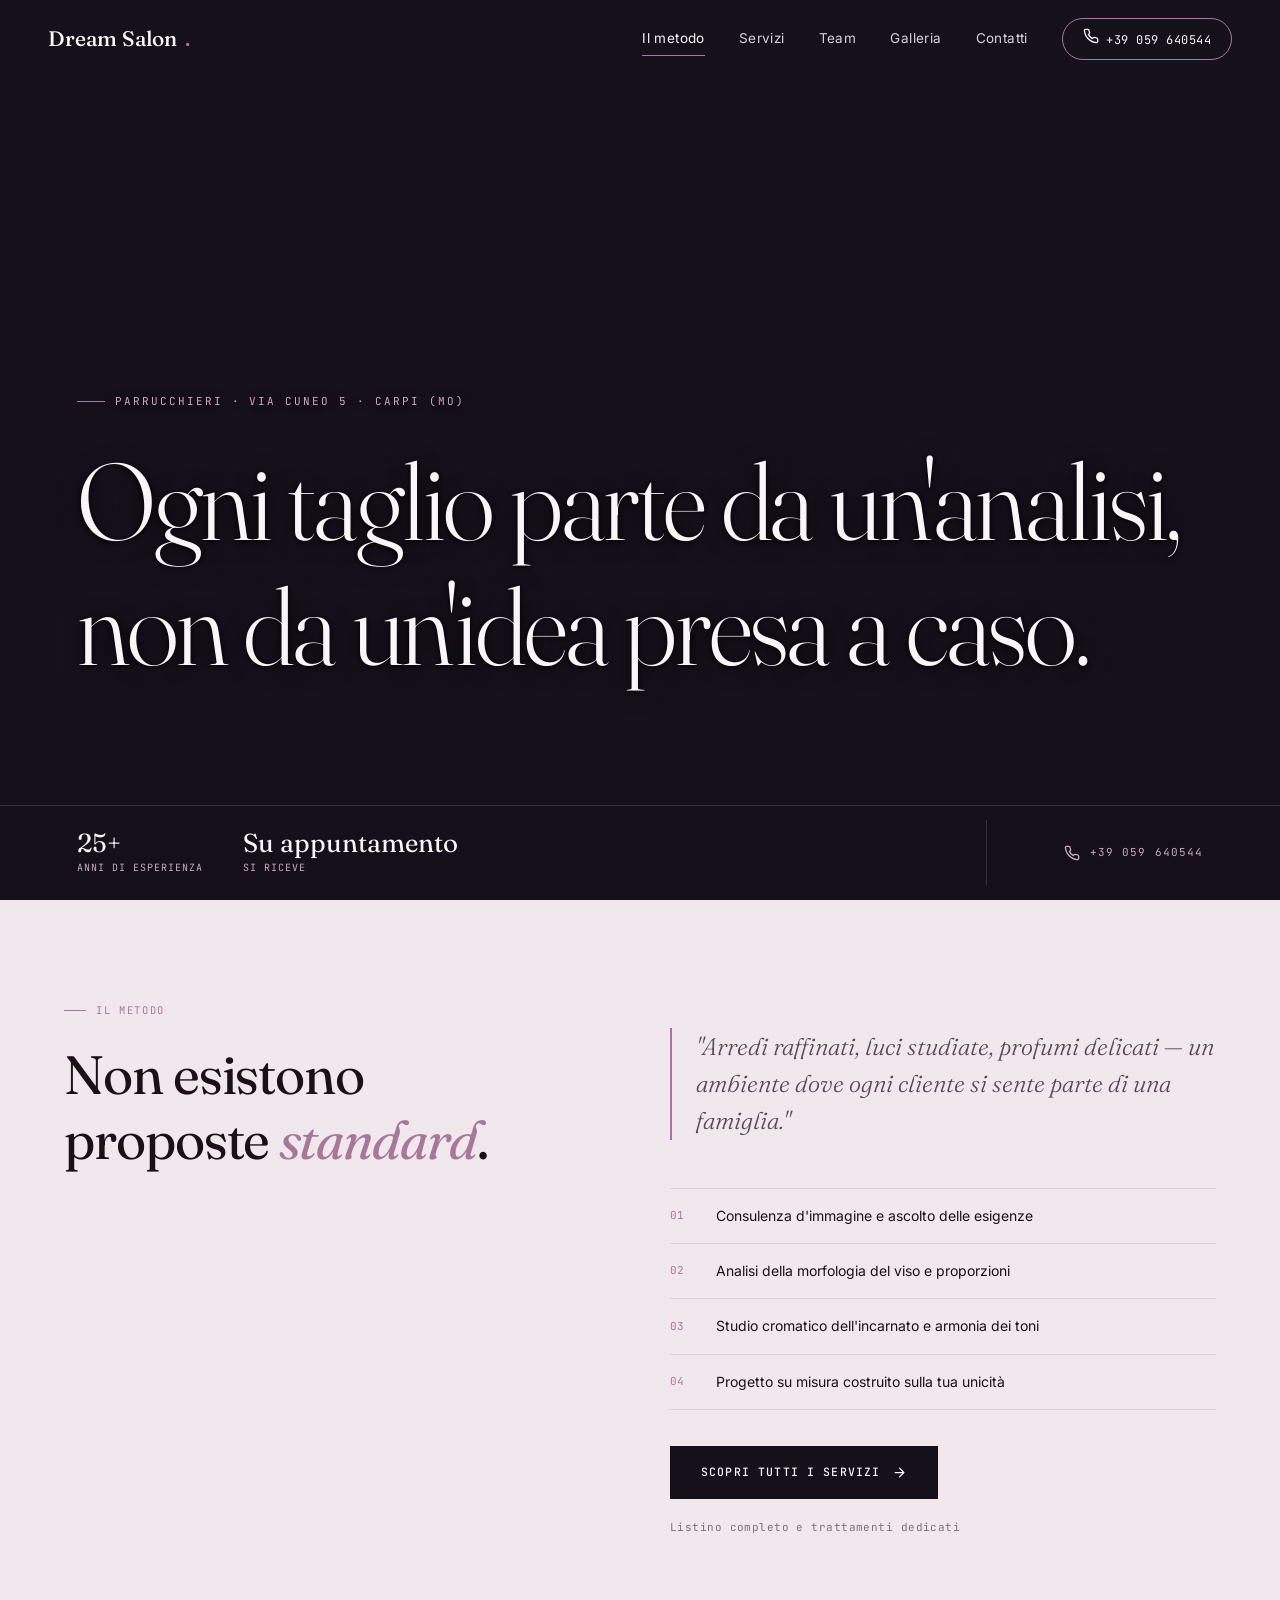
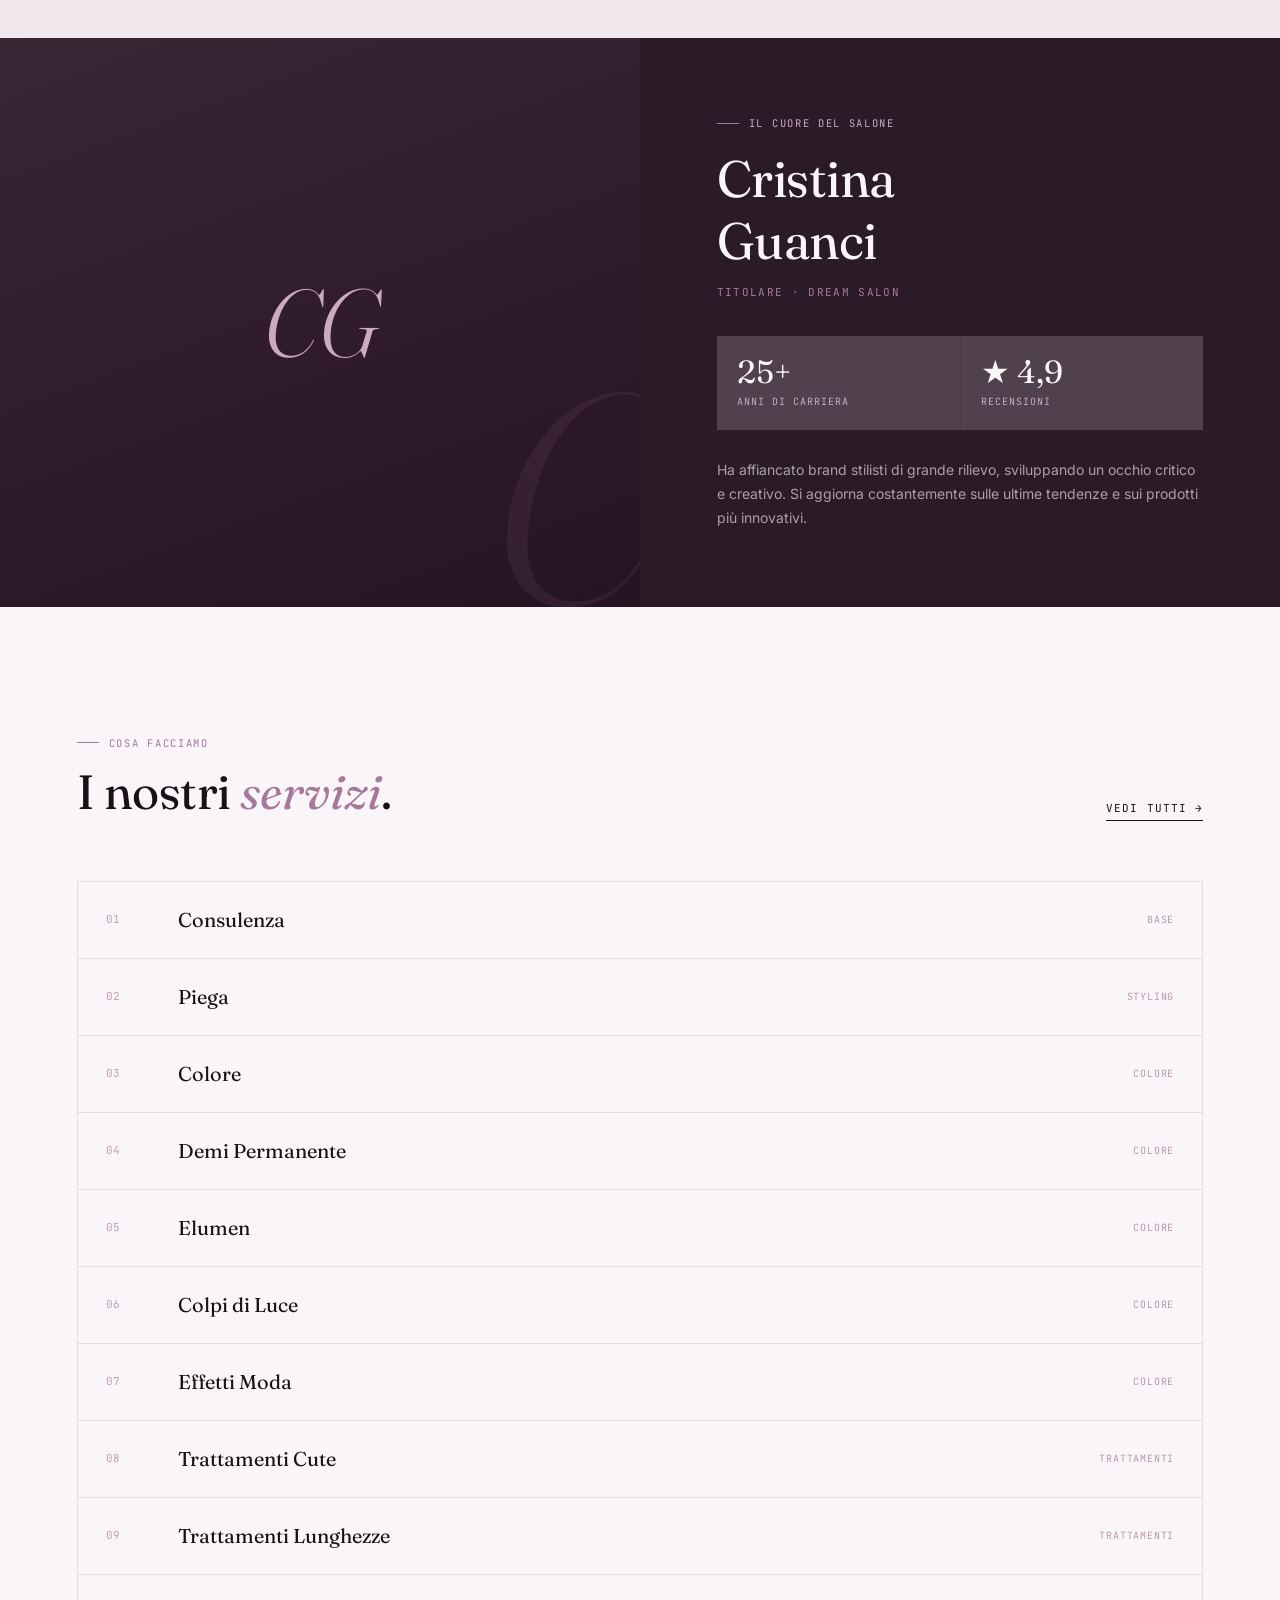
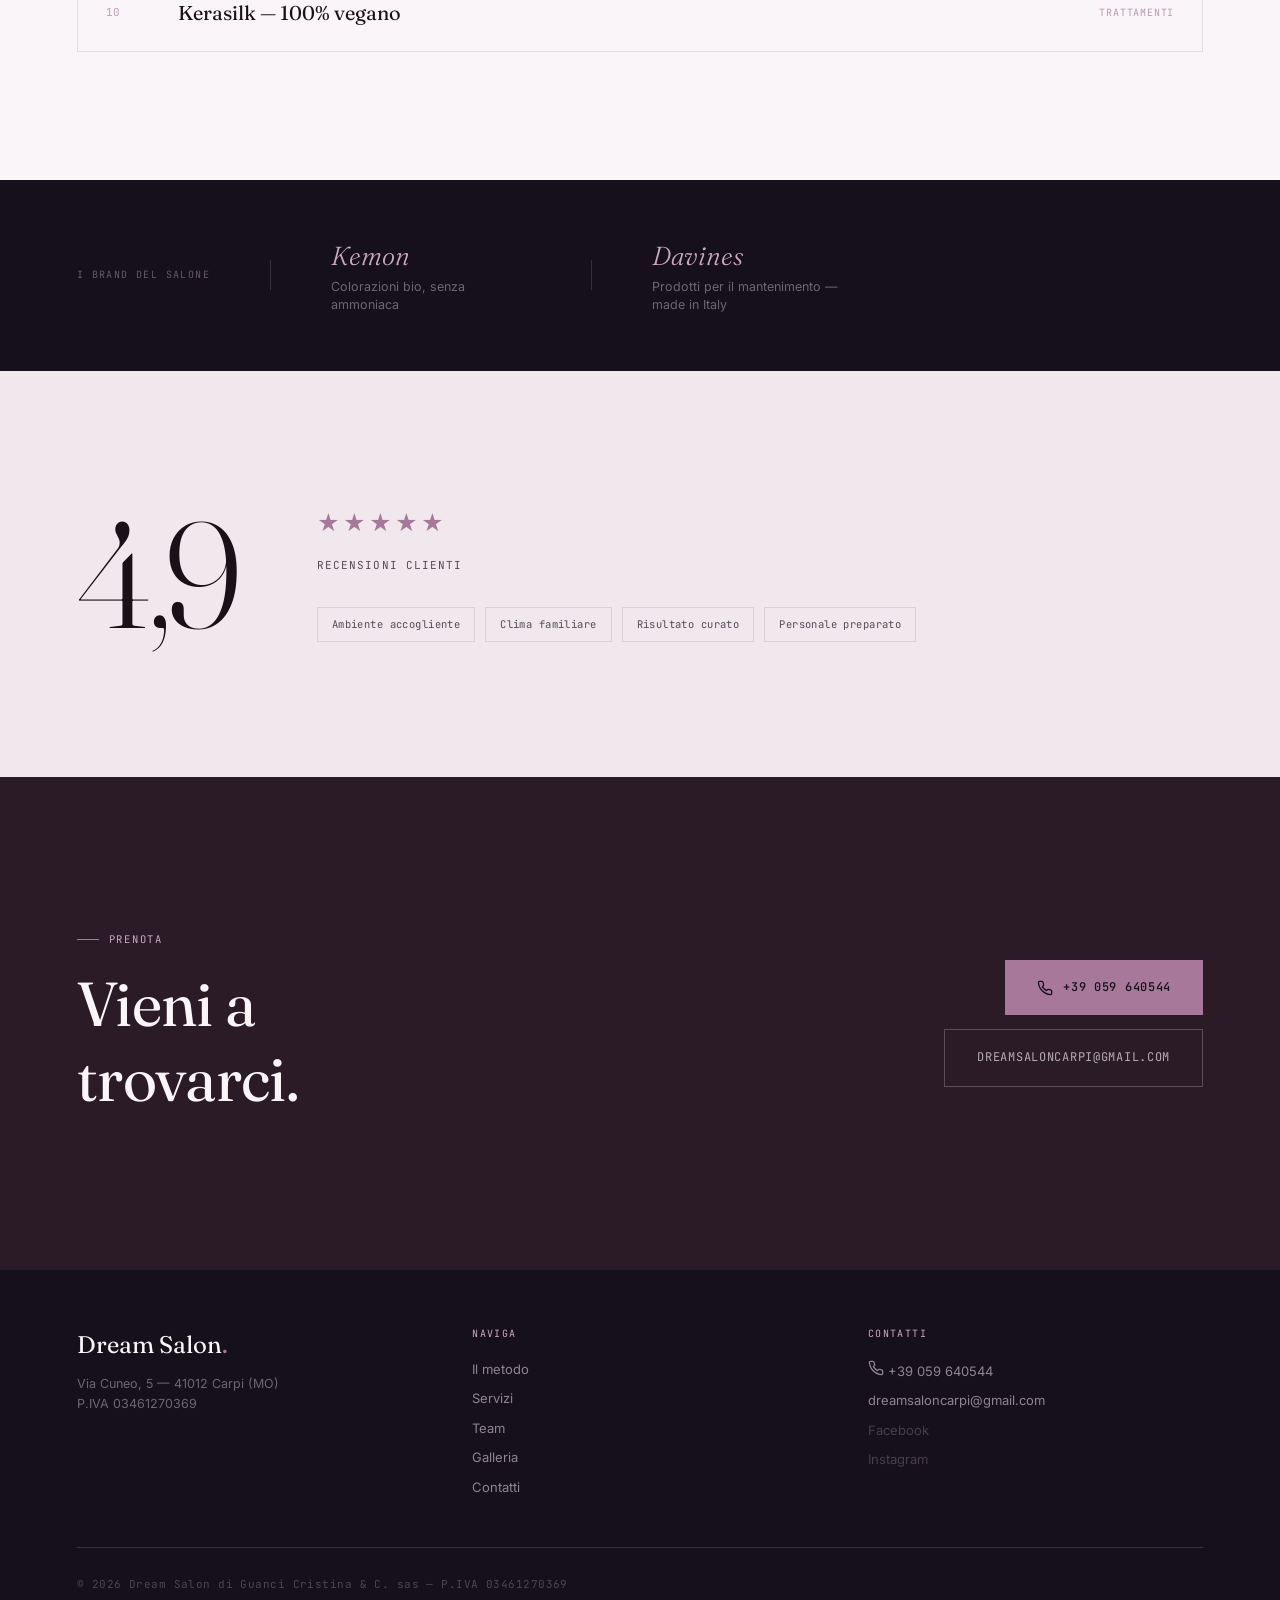
<file: index.html>
<!DOCTYPE html>
<html lang="it">
<head>
<meta charset="UTF-8">
<meta name="viewport" content="width=device-width, initial-scale=1.0">
<title>Dream Salon — Parrucchieri · Carpi (MO)</title>
<meta name="description" content="Dream Salon Carpi. Consulenza d'immagine, taglio sartoriale, colore senza ammoniaca. Via Cuneo 5, Carpi. Tel 059 640544.">
<link rel="preconnect" href="https://fonts.googleapis.com">
<link rel="preconnect" href="https://fonts.gstatic.com" crossorigin>
<link href="https://fonts.googleapis.com/css2?family=Fraunces:ital,opsz,wght@0,9..144,200;0,9..144,300;0,9..144,400;0,9..144,500;1,9..144,300;1,9..144,400;1,9..144,500&family=Inter:wght@300;400;500&family=JetBrains+Mono:wght@400;500&display=swap" rel="stylesheet">
<link rel="stylesheet" href="style.css">
<style>

/* =====================================================
   RESET E VARIABILI GLOBALI
===================================================== */
:root {
  /* ——— Palette ispirata al bigliettino Dream Salon ——— */
  --forest: #2B1B27;
  --forest-2: #3A2535;
  --anthracite: #16101A;
  --cream: #F0E8ED;
  --paper: #FAF5F8;
  --brass: #A8789A;
  --brass-light: #CCAABF;
  --sage: #B89AAE;
  --ink: #1C1018;
  --ink-soft: #584858;
  --line: rgba(28,16,24,0.1);
  --line-light: rgba(240,232,237,0.15);
  --maxw: 1240px;
}

/* =====================================================
   HERO — fullscreen editoriale
===================================================== */
.hero-new {
  min-height: 100svh;
  background: var(--anthracite);
  display: grid;
  grid-template-rows: 1fr auto;
  position: relative;
  overflow: hidden;
}

/* Immagine sfondo senza gradiente grigio */
.hero-bg {
  position: absolute;
  inset: 0;
  background-size: cover;
  background-position: center;
  background-repeat: no-repeat;
  opacity: 1;
}

.hero-content {
  display: flex;
  flex-direction: column;
  justify-content: flex-end;
  padding: 0 clamp(28px,6vw,80px) 72px;
  position: relative;
  z-index: 2;
}

/* Tag location */
.hero-loc {
  font-family: 'JetBrains Mono', monospace;
  font-size: 11px;
  letter-spacing: 0.18em;
  text-transform: uppercase;
  color: var(--brass-light);
  margin-bottom: 28px;
  display: flex;
  align-items: center;
  gap: 10px;
  text-shadow: 0 1px 8px rgba(0,0,0,0.75);
}
.hero-loc::before {
  content: "";
  width: 28px;
  height: 1px;
  background: var(--brass);
  display: block;
}

/* Titolo enorme */
.hero-display {
  font-family: 'Fraunces', serif;
  font-size: clamp(42px, 8.5vw, 110px);
  font-weight: 300;
  line-height: 1.15;
  color: var(--paper);
  letter-spacing: -0.02em;
  margin: 0 0 44px;
  text-shadow: 0 2px 20px rgba(0,0,0,0.7), 0 1px 4px rgba(0,0,0,0.85);
}
.hero-display em {
  font-style: italic;
  color: var(--brass-light);
}

/* Bottom bar */
.hero-bar {
  position: relative;
  z-index: 2;
  border-top: 1px solid var(--line-light);
  display: grid;
  grid-template-columns: 1fr auto;
  align-items: center;
  background: rgba(22, 16, 26, 0.65);
  backdrop-filter: blur(8px);
}
.hero-bar-left {
  padding: 24px clamp(28px,6vw,80px);
  display: flex;
  gap: 40px;
  flex-wrap: wrap;
}
.hero-stat {
  display: flex;
  flex-direction: column;
  gap: 4px;
}
.hero-stat strong {
  font-family: 'Fraunces', serif;
  font-size: 26px;
  font-weight: 400;
  color: var(--paper);
  line-height: 1;
}
.hero-stat span {
  font-family: 'JetBrains Mono', monospace;
  font-size: 10px;
  color: var(--brass-light);
  letter-spacing: 0.1em;
  text-transform: uppercase;
}
.hero-bar-right {
  padding: 24px clamp(28px,6vw,80px);
  border-left: 1px solid var(--line-light);
}
.hero-bar-right a {
  font-family: 'JetBrains Mono', monospace;
  font-size: 11px;
  letter-spacing: 0.1em;
  text-transform: uppercase;
  color: var(--brass-light);
  text-decoration: none;
  display: flex;
  align-items: center;
  gap: 10px;
  transition: color 0.25s;
}
.hero-bar-right a:hover { color: var(--paper); }
.hero-bar-right a svg { flex-shrink: 0; }

/* =====================================================
   MANIFESTO — la sezione identità
===================================================== */
.manifesto {
  background: var(--cream);
  padding: clamp(60px,8vw,140px) clamp(24px,5vw,80px);
  display: grid;
  grid-template-columns: 1fr 1fr;
  gap: 60px;
  align-items: start;
}
.manifesto-left {}
.manifesto-tag {
  font-family: 'JetBrains Mono', monospace;
  font-size: 10.5px;
  letter-spacing: 0.16em;
  text-transform: uppercase;
  color: var(--brass);
  margin-bottom: 24px;
  display: flex;
  align-items: center;
  gap: 10px;
}
.manifesto-tag::before {
  content: "";
  width: 22px;
  height: 1px;
  background: var(--brass);
}
.manifesto-headline {
  font-family: 'Fraunces', serif;
  font-size: clamp(34px, 4.5vw, 54px);
  font-weight: 400;
  line-height: 1.2;
  color: var(--ink);
  letter-spacing: -0.02em;
  margin: 0;
}
.manifesto-headline em {
  font-style: italic;
  color: var(--brass);
}

.manifesto-right {
  padding-top: clamp(0px, 2vw, 40px);
}
.manifesto-quote {
  font-family: 'Fraunces', serif;
  font-size: clamp(18px, 2.2vw, 24px);
  font-weight: 300;
  font-style: italic;
  color: var(--ink-soft);
  line-height: 1.55;
  margin: 0 0 48px;
  border-left: 2px solid var(--brass);
  padding-left: 24px;
}
.manifesto-values {
  display: grid;
  gap: 0;
}
.mv-item {
  display: flex;
  align-items: center;
  gap: 18px;
  padding: 16px 0;
  border-bottom: 1px solid var(--line);
}
.mv-item:first-child { border-top: 1px solid var(--line); }
.mv-num {
  font-family: 'JetBrains Mono', monospace;
  font-size: 11px;
  color: var(--brass);
  width: 28px;
  flex-shrink: 0;
}
.mv-text {
  font-size: 14px;
  color: var(--ink);
  font-weight: 400;
}
.manifesto-cta {
  margin-top: 36px;
  display: flex;
  align-items: center;
  gap: 20px;
  flex-wrap: wrap;
}
.btn-metodo {
  display: inline-flex;
  align-items: center;
  gap: 12px;
  padding: 16px 30px;
  background: var(--anthracite);
  color: var(--paper);
  font-family: 'JetBrains Mono', monospace;
  font-size: 11.5px;
  letter-spacing: 0.1em;
  text-transform: uppercase;
  text-decoration: none;
  font-weight: 500;
  border: 1px solid var(--anthracite);
  transition: all 0.28s ease;
  white-space: nowrap;
}
.btn-metodo svg {
  transition: transform 0.25s ease;
  flex-shrink: 0;
}
.btn-metodo:hover {
  background: var(--brass);
  border-color: var(--brass);
  color: var(--paper);
  transform: translateY(-2px);
  box-shadow: 0 10px 24px rgba(168,120,154,0.26);
}
.btn-metodo:hover svg {
  transform: translateX(4px);
}
.manifesto-cta-note {
  font-family: 'JetBrains Mono', monospace;
  font-size: 11px;
  letter-spacing: 0.04em;
  color: var(--ink-soft);
  opacity: 0.75;
}

/* =====================================================
   CRISTINA — la protagonista
===================================================== */
.cristina {
  background: var(--forest);
  display: grid;
  grid-template-columns: 1fr 1fr;
  min-height: 520px;
}
.cristina-visual {
  background: linear-gradient(160deg, #3A2535 0%, #261324 100%);
  display: flex;
  align-items: center;
  justify-content: center;
  position: relative;
  overflow: hidden;
  padding: 60px;
}
.cristina-visual::after {
  content: "C";
  position: absolute;
  font-family: 'Fraunces', serif;
  font-size: 300px;
  font-style: italic;
  font-weight: 300;
  color: rgba(168,120,154,0.10);
  line-height: 1;
  bottom: -40px;
  right: -20px;
}
.cristina-initial {
  font-family: 'Fraunces', serif;
  font-size: 96px;
  font-weight: 300;
  font-style: italic;
  color: var(--brass-light);
  position: relative;
  z-index: 1;
}
.cristina-text {
  padding: clamp(48px,6vw,80px);
  display: flex;
  flex-direction: column;
  justify-content: center;
  gap: 28px;
}
.cristina-tag {
  font-family: 'JetBrains Mono', monospace;
  font-size: 10.5px;
  letter-spacing: 0.16em;
  text-transform: uppercase;
  color: var(--brass-light);
  display: flex;
  align-items: center;
  gap: 10px;
  margin: 0 0 16px 0;
}
.cristina-tag::before { content: ""; width: 22px; height: 1px; background: var(--brass); flex-shrink: 0; }
.cristina-name {
  font-family: 'Fraunces', serif;
  font-size: clamp(32px, 4vw, 52px);
  font-weight: 400;
  color: var(--paper);
  line-height: 1.2;
  margin: 0 0 14px 0;
}
.cristina-role {
  font-family: 'JetBrains Mono', monospace;
  font-size: 11px;
  letter-spacing: 0.12em;
  text-transform: uppercase;
  color: var(--brass);
  margin: 0;
  line-height: 1.4;
}
.cristina-facts {
  display: grid;
  grid-template-columns: 1fr 1fr;
  gap: 1px;
  background: var(--line-light);
  margin-top: 8px;
}
.cf-item {
  background: rgba(240,232,237,0.04);
  padding: 20px;
}
.cf-value {
  font-family: 'Fraunces', serif;
  font-size: 32px;
  font-weight: 400;
  color: var(--paper);
  line-height: 1;
}
.cf-label {
  font-family: 'JetBrains Mono', monospace;
  font-size: 10px;
  color: var(--brass-light);
  letter-spacing: 0.1em;
  text-transform: uppercase;
  margin-top: 6px;
}
.cristina-bio {
  font-size: 14px;
  color: rgba(240,232,237,0.65);
  line-height: 1.7;
}

/* =====================================================
   SERVIZI — griglia compatta
===================================================== */
.servizi-section {
  background: var(--paper);
  padding: clamp(80px,10vw,130px) clamp(28px,6vw,80px);
}
.srv-header {
  display: flex;
  justify-content: space-between;
  align-items: flex-end;
  margin-bottom: 60px;
  flex-wrap: wrap;
  gap: 20px;
}
.srv-tag {
  font-family: 'JetBrains Mono', monospace;
  font-size: 10.5px;
  letter-spacing: 0.16em;
  text-transform: uppercase;
  color: var(--brass);
  margin-bottom: 12px;
  display: flex;
  align-items: center;
  gap: 10px;
}
.srv-tag::before { content: ""; width: 22px; height: 1px; background: var(--brass); }
.srv-title {
  font-family: 'Fraunces', serif;
  font-size: clamp(30px, 4vw, 48px);
  font-weight: 400;
  color: var(--ink);
  margin: 0;
  line-height: 1.2;
}
.srv-title em { font-style: italic; color: var(--brass); }
.srv-cta-link {
  font-family: 'JetBrains Mono', monospace;
  font-size: 11px;
  letter-spacing: 0.1em;
  text-transform: uppercase;
  color: var(--ink);
  text-decoration: none;
  display: flex;
  align-items: center;
  gap: 10px;
  border-bottom: 1px solid var(--ink);
  padding-bottom: 2px;
  transition: color 0.25s, border-color 0.25s;
  white-space: nowrap;
}
.srv-cta-link:hover { color: var(--brass); border-color: var(--brass); }

/* Griglia servizi a righe */
.srv-list {
  display: grid;
  gap: 0;
  border: 1px solid var(--line);
}
.srv-row {
  display: grid;
  grid-template-columns: 48px 1fr auto;
  align-items: center;
  padding: 22px 28px;
  border-bottom: 1px solid var(--line);
  gap: 24px;
  transition: background 0.2s;
  cursor: default;
}
.srv-row:last-child { border-bottom: none; }
.srv-row:hover { background: #fff; }
.srv-row-num {
  font-family: 'JetBrains Mono', monospace;
  font-size: 11px;
  color: var(--brass);
  opacity: 0.7;
}
.srv-row-name {
  font-family: 'Fraunces', serif;
  font-size: 20px;
  font-weight: 400;
  color: var(--ink);
}
.srv-row-cat {
  font-family: 'JetBrains Mono', monospace;
  font-size: 10px;
  letter-spacing: 0.08em;
  text-transform: uppercase;
  color: var(--sage);
  white-space: nowrap;
}

/* =====================================================
   BRAND STRIP
===================================================== */
.brand-strip {
  background: var(--anthracite);
  padding: 56px clamp(28px,6vw,80px);
  display: flex;
  align-items: center;
  gap: 60px;
  flex-wrap: wrap;
}
.brand-label {
  font-family: 'JetBrains Mono', monospace;
  font-size: 10px;
  letter-spacing: 0.14em;
  text-transform: uppercase;
  color: rgba(240,232,237,0.35);
  white-space: nowrap;
}
.brand-divider { width: 1px; height: 30px; background: var(--line-light); }
.brand-name {
  font-family: 'Fraunces', serif;
  font-style: italic;
  font-size: 26px;
  font-weight: 300;
  color: var(--brass-light);
}
.brand-desc {
  font-size: 12.5px;
  color: rgba(240,232,237,0.4);
  max-width: 200px;
  line-height: 1.5;
}

/* =====================================================
   RATING
===================================================== */
.rating-section {
  background: var(--cream);
  padding: clamp(80px,10vw,130px) clamp(28px,6vw,80px);
  display: grid;
  grid-template-columns: auto 1fr;
  gap: 80px;
  align-items: center;
}
.rating-big-num {
  font-family: 'Fraunces', serif;
  font-size: clamp(72px, 12vw, 150px);
  font-weight: 300;
  color: var(--ink);
  line-height: 1.0;
  letter-spacing: -0.04em;
}
.rating-right {}
.rating-stars {
  color: var(--brass);
  font-size: 22px;
  letter-spacing: 3px;
  margin-bottom: 16px;
}
.rating-label {
  font-family: 'JetBrains Mono', monospace;
  font-size: 11px;
  color: var(--ink-soft);
  letter-spacing: 0.1em;
  text-transform: uppercase;
  margin-bottom: 32px;
}
.rating-tags {
  display: flex;
  flex-wrap: wrap;
  gap: 10px;
}
.rating-tag {
  font-family: 'JetBrains Mono', monospace;
  font-size: 10.5px;
  letter-spacing: 0.04em;
  border: 1px solid var(--line);
  padding: 8px 14px;
  color: var(--ink-soft);
}

/* =====================================================
   CTA FINALE
===================================================== */
.cta-final {
  background: var(--forest);
  padding: clamp(100px,12vw,160px) clamp(28px,6vw,80px);
  display: grid;
  grid-template-columns: 1fr auto;
  gap: 60px;
  align-items: center;
}
.cta-final-text {}
.cta-tag {
  font-family: 'JetBrains Mono', monospace;
  font-size: 10.5px;
  letter-spacing: 0.16em;
  text-transform: uppercase;
  color: var(--brass-light);
  margin-bottom: 20px;
  display: flex;
  align-items: center;
  gap: 10px;
}
.cta-tag::before { content: ""; width: 22px; height: 1px; background: var(--brass); }
.cta-headline {
  font-family: 'Fraunces', serif;
  font-size: clamp(32px, 5vw, 62px);
  font-weight: 400;
  color: var(--paper);
  line-height: 1.2;
  margin: 0;
}
.cta-headline em { font-style: italic; color: var(--brass-light); }
.cta-actions {
  display: flex;
  flex-direction: column;
  gap: 14px;
  align-items: flex-end;
}
.btn-cta-primary {
  display: inline-flex;
  align-items: center;
  gap: 10px;
  padding: 18px 32px;
  background: var(--brass);
  color: var(--anthracite);
  font-family: 'JetBrains Mono', monospace;
  font-size: 12px;
  letter-spacing: 0.06em;
  text-transform: uppercase;
  text-decoration: none;
  font-weight: 500;
  transition: background 0.25s;
  white-space: nowrap;
}
.btn-cta-primary:hover { background: var(--brass-light); }
.btn-cta-ghost {
  display: inline-flex;
  align-items: center;
  gap: 10px;
  padding: 18px 32px;
  border: 1px solid rgba(240,232,237,0.25);
  color: rgba(240,232,237,0.7);
  font-family: 'JetBrains Mono', monospace;
  font-size: 12px;
  letter-spacing: 0.06em;
  text-transform: uppercase;
  text-decoration: none;
  transition: border-color 0.25s, color 0.25s;
  white-space: nowrap;
}
.btn-cta-ghost:hover { border-color: var(--paper); color: var(--paper); }

/* =====================================================
   FOOTER
===================================================== */
footer {
  background: var(--anthracite);
  padding: 56px clamp(28px,6vw,80px) 32px;
}
.footer-grid {
  display: grid;
  grid-template-columns: 1fr 1fr 1fr;
  gap: 60px;
  padding-bottom: 40px;
  border-bottom: 1px solid var(--line-light);
}
.footer-brand-name {
  font-family: 'Fraunces', serif;
  font-size: 24px;
  font-weight: 400;
  color: var(--paper);
  margin-bottom: 10px;
}
.footer-brand-name span { color: var(--brass); }
.footer-sub {
  font-size: 12.5px;
  color: rgba(240,232,237,0.4);
  line-height: 1.6;
  margin-top: 8px;
}
.footer-col-title {
  font-family: 'JetBrains Mono', monospace;
  font-size: 10px;
  letter-spacing: 0.14em;
  text-transform: uppercase;
  color: var(--brass-light);
  margin-bottom: 18px;
  font-weight: 400;
}
.footer-col a, .footer-col span, .footer-col p {
  display: block;
  font-size: 13px;
  color: rgba(240,232,237,0.55);
  margin-bottom: 10px;
  text-decoration: none;
  transition: color 0.25s;
  line-height: 1.5;
}
.footer-col a:hover { color: var(--paper); }
.footer-bottom {
  margin-top: 28px;
  font-family: 'JetBrains Mono', monospace;
  font-size: 11px;
  color: rgba(240,232,237,0.25);
  letter-spacing: 0.04em;
}

/* =====================================================
   RESPONSIVE
===================================================== */
@media (max-width: 980px) {
  .manifesto { grid-template-columns: 1fr; gap: 40px; }
  .manifesto-right { padding-top: 0; }
  .cristina { grid-template-columns: 1fr; }
  .cristina-visual { min-height: 220px; }
  .rating-section { grid-template-columns: 1fr; gap: 32px; }
  .cta-final { grid-template-columns: 1fr; gap: 40px; }
  .cta-actions { align-items: flex-start; flex-direction: row; flex-wrap: wrap; }
  .footer-grid { grid-template-columns: 1fr 1fr; }
  .hero-display { font-size: clamp(38px, 7.5vw, 84px); line-height: 1.15; }
}
@media (max-width: 640px) {
  .hero-bar { grid-template-columns: 1fr; }
  .hero-bar-right { border-left: none; border-top: 1px solid var(--line-light); }
  .hero-bar-left { gap: 20px; flex-wrap: wrap; }
  .hero-display { font-size: clamp(32px, 8.5vw, 52px); line-height: 1.15; margin: 0 0 28px; }
  .cristina-text { padding: clamp(36px, 7vw, 56px) clamp(20px, 5vw, 36px); gap: 22px; }
  .cristina-name { font-size: clamp(28px, 8vw, 42px); line-height: 1.2; margin: 0 0 12px 0; }
  .cristina-tag { margin-bottom: 12px; }
  .cristina-facts { grid-template-columns: 1fr 1fr; }
  .srv-row { grid-template-columns: 36px 1fr; }
  .srv-row-cat { display: none; }
  .brand-strip { gap: 16px; padding: 36px clamp(20px,5vw,40px); flex-direction: column; align-items: flex-start; }
  .brand-divider { display: none; }
  .brand-name { font-size: 20px; }
  .brand-desc { font-size: 11.5px; max-width: 100%; }
  .cta-final { grid-template-columns: 1fr; gap: 28px; padding: clamp(60px,8vw,100px) clamp(20px,5vw,60px); }
  .cta-actions { flex-direction: column; align-items: stretch; }
  .btn-cta-primary, .btn-cta-ghost { text-align: center; justify-content: center; }
  .footer-grid { grid-template-columns: 1fr; gap: 36px; }
  .rating-big-num { font-size: clamp(64px, 18vw, 92px); line-height: 1.0; }
  .rating-section { padding: clamp(56px,8vw,100px) clamp(20px,5vw,60px); }
  .manifesto { padding: clamp(48px,8vw,80px) clamp(20px,5vw,40px); gap: 32px; }
  .manifesto-headline { font-size: clamp(28px, 7.5vw, 40px); line-height: 1.2; }
  .manifesto-cta { flex-direction: column; align-items: flex-start; gap: 14px; }
  .btn-metodo { width: 100%; justify-content: center; }
  .manifesto-quote { font-size: 16px; margin-bottom: 32px; }
  .servizi-section { padding: clamp(48px,8vw,80px) clamp(20px,5vw,40px); }
  .srv-header { margin-bottom: 36px; }
}

</style>
</head>
<body>

<!-- ============ NAV ============ -->
<header class="site-nav" id="siteNav">
  <div class="wrap">
    <a href="index.html" class="logo">Dream Salon<span class="logo-dot">.</span></a>
    <button class="nav-toggle" id="navToggle" aria-label="Apri menu" aria-expanded="false">
      <span></span><span></span><span></span>
    </button>
    <nav class="nav-links" id="navLinks">
      <a href="#consulenza">Il metodo</a>
      <a href="servizi.html">Servizi</a>
      <a href="team.html">Team</a>
      <a href="galleria.html">Galleria</a>
      <a href="contatti.html">Contatti</a>
      <a href="tel:059640544" class="cta-pill" id="navPhone">
        <svg width="14" height="14" viewBox="0 0 24 24" fill="none" stroke="currentColor" stroke-width="2" stroke-linecap="round" stroke-linejoin="round" style="flex-shrink:0;"><path d="M22 16.92v3a2 2 0 0 1-2.18 2 19.79 19.79 0 0 1-8.63-3.07 19.5 19.5 0 0 1-6-6 19.79 19.79 0 0 1-3.07-8.67A2 2 0 0 1 4.11 2h3a2 2 0 0 1 2 1.72c.127.96.362 1.903.7 2.81a2 2 0 0 1-.45 2.11L8.09 9.91a16 16 0 0 0 6 6l1.27-1.27a2 2 0 0 1 2.11-.45c.907.338 1.85.573 2.81.7A2 2 0 0 1 22 16.92z"/></svg>
        059 640544
      </a>
    </nav>
  </div>
</header>

<!-- ============ HERO ============ -->
<section class="hero-new" id="top">
  <div class="hero-bg" id="heroBg"></div>
  <div class="hero-content">
    <p class="hero-loc">Parrucchieri · Via Cuneo 5 · Carpi (MO)</p>
    <h1 class="hero-display" id="heroHeadline">
      Il tempo<br>rallenta.<br><em>Il risultato</em><br>resta.
    </h1>
  </div>
  <div class="hero-bar">
    <div class="hero-bar-left">
      <div class="hero-stat">
        <strong>25+</strong>
        <span>anni di esperienza</span>
      </div>

      <div class="hero-stat">
        <strong>Su appuntamento</strong>
        <span>Si riceve</span>
      </div>
    </div>
    <div class="hero-bar-right">
      <a href="tel:059640544" id="heroCta">
        <svg width="14" height="14" viewBox="0 0 24 24" fill="none" stroke="currentColor" stroke-width="2" stroke-linecap="round" stroke-linejoin="round"><path d="M22 16.92v3a2 2 0 0 1-2.18 2 19.79 19.79 0 0 1-8.63-3.07 19.5 19.5 0 0 1-6-6 19.79 19.79 0 0 1-3.07-8.67A2 2 0 0 1 4.11 2h3a2 2 0 0 1 2 1.72c.127.96.362 1.903.7 2.81a2 2 0 0 1-.45 2.11L8.09 9.91a16 16 0 0 0 6 6l1.27-1.27a2 2 0 0 1 2.11-.45c.907.338 1.85.573 2.81.7A2 2 0 0 1 22 16.92z"/></svg>
        Prenota ora
      </a>
    </div>
  </div>
</section>

<!-- ============ MANIFESTO ============ -->
<section class="manifesto" id="consulenza">
  <div class="manifesto-left reveal">
    <p class="manifesto-tag">Il metodo</p>
    <h2 class="manifesto-headline">
      Non esistono<br>proposte <em>standard</em>.
    </h2>
  </div>
  <div class="manifesto-right reveal">
    <p class="manifesto-quote">
      "Arredi raffinati, luci studiate, profumi delicati — un ambiente dove ogni cliente si sente parte di una famiglia."
    </p>
    <div class="manifesto-values">
      <div class="mv-item">
        <span class="mv-num">01</span>
        <span class="mv-text">Consulenza d'immagine e ascolto delle esigenze</span>
      </div>
      <div class="mv-item">
        <span class="mv-num">02</span>
        <span class="mv-text">Analisi della morfologia del viso e proporzioni</span>
      </div>
      <div class="mv-item">
        <span class="mv-num">03</span>
        <span class="mv-text">Studio cromatico dell'incarnato e armonia dei toni</span>
      </div>
      <div class="mv-item">
        <span class="mv-num">04</span>
        <span class="mv-text">Progetto su misura costruito sulla tua unicità</span>
      </div>
    </div>
    <div class="manifesto-cta">
      <a href="servizi.html" class="btn-metodo" id="btnMetodoServizi">
        <span>Scopri tutti i servizi</span>
        <svg width="15" height="15" viewBox="0 0 24 24" fill="none" stroke="currentColor" stroke-width="2" stroke-linecap="round" stroke-linejoin="round"><path d="M5 12h14M12 5l7 7-7 7"/></svg>
      </a>
      <span class="manifesto-cta-note">Listino completo e trattamenti dedicati</span>
    </div>
  </div>
</section>

<!-- ============ CRISTINA ============ -->
<section class="cristina">
  <div class="cristina-visual">
    <div class="cristina-initial">CG</div>
  </div>
  <div class="cristina-text reveal">
    <div>
      <p class="cristina-tag">Il cuore del salone</p>
      <h2 class="cristina-name">Cristina<br>Guanci</h2>
      <p class="cristina-role">Titolare · Dream Salon</p>
    </div>
    <div class="cristina-facts">
      <div class="cf-item">
        <div class="cf-value">25+</div>
        <div class="cf-label">anni di carriera</div>
      </div>
      <div class="cf-item">
        <div class="cf-value">★ 4,9</div>
        <div class="cf-label">recensioni</div>
      </div>
    </div>
    <p class="cristina-bio">
      Ha affiancato brand stilisti di grande rilievo, sviluppando un occhio critico e creativo. Si aggiorna costantemente sulle ultime tendenze e sui prodotti più innovativi.
    </p>
  </div>
</section>

<!-- ============ SERVIZI ============ -->
<section class="servizi-section" id="servizi">
  <div class="srv-header reveal">
    <div>
      <p class="srv-tag">Cosa facciamo</p>
      <h2 class="srv-title">I nostri <em>servizi</em>.</h2>
    </div>
    <a href="servizi.html" class="srv-cta-link">Vedi tutti →</a>
  </div>
  <div class="srv-list reveal">
    <div class="srv-row"><span class="srv-row-num">01</span><span class="srv-row-name">Consulenza</span><span class="srv-row-cat">Base</span></div>
    <div class="srv-row"><span class="srv-row-num">02</span><span class="srv-row-name">Piega</span><span class="srv-row-cat">Styling</span></div>
    <div class="srv-row"><span class="srv-row-num">03</span><span class="srv-row-name">Colore</span><span class="srv-row-cat">Colore</span></div>
    <div class="srv-row"><span class="srv-row-num">04</span><span class="srv-row-name">Demi Permanente</span><span class="srv-row-cat">Colore</span></div>
    <div class="srv-row"><span class="srv-row-num">05</span><span class="srv-row-name">Elumen</span><span class="srv-row-cat">Colore</span></div>
    <div class="srv-row"><span class="srv-row-num">06</span><span class="srv-row-name">Colpi di Luce</span><span class="srv-row-cat">Colore</span></div>
    <div class="srv-row"><span class="srv-row-num">07</span><span class="srv-row-name">Effetti Moda</span><span class="srv-row-cat">Colore</span></div>
    <div class="srv-row"><span class="srv-row-num">08</span><span class="srv-row-name">Trattamenti Cute</span><span class="srv-row-cat">Trattamenti</span></div>
    <div class="srv-row"><span class="srv-row-num">09</span><span class="srv-row-name">Trattamenti Lunghezze</span><span class="srv-row-cat">Trattamenti</span></div>
    <div class="srv-row"><span class="srv-row-num">10</span><span class="srv-row-name">Kerasilk — 100% vegano</span><span class="srv-row-cat">Trattamenti</span></div>
  </div>
</section>

<!-- ============ BRAND STRIP ============ -->
<div class="brand-strip reveal">
  <span class="brand-label">I brand del salone</span>
  <div class="brand-divider"></div>
  <div>
    <div class="brand-name">Kemon</div>
    <div class="brand-desc">Colorazioni bio, senza ammoniaca</div>
  </div>
  <div class="brand-divider"></div>
  <div>
    <div class="brand-name">Davines</div>
    <div class="brand-desc">Prodotti per il mantenimento — made in Italy</div>
  </div>
</div>

<!-- ============ RATING ============ -->
<section class="rating-section">
  <div class="rating-big-num reveal">4,9</div>
  <div class="reveal">
    <div class="rating-stars">★★★★★</div>
    <div class="rating-label">Recensioni clienti</div>
    <div class="rating-tags">
      <span class="rating-tag">Ambiente accogliente</span>
      <span class="rating-tag">Clima familiare</span>
      <span class="rating-tag">Risultato curato</span>
      <span class="rating-tag">Personale preparato</span>
    </div>
  </div>
</section>

<!-- ============ CTA FINALE ============ -->
<section class="cta-final">
  <div class="cta-final-text reveal">
    <p class="cta-tag">Prenota</p>
    <h2 class="cta-headline">Vieni a<br>trovarci.</h2>
  </div>
  <div class="cta-actions reveal">
    <a href="tel:059640544" class="btn-cta-primary" id="finalCta">
      <svg width="14" height="14" viewBox="0 0 24 24" fill="none" stroke="currentColor" stroke-width="2" stroke-linecap="round" stroke-linejoin="round"><path d="M22 16.92v3a2 2 0 0 1-2.18 2 19.79 19.79 0 0 1-8.63-3.07 19.5 19.5 0 0 1-6-6 19.79 19.79 0 0 1-3.07-8.67A2 2 0 0 1 4.11 2h3a2 2 0 0 1 2 1.72c.127.96.362 1.903.7 2.81a2 2 0 0 1-.45 2.11L8.09 9.91a16 16 0 0 0 6 6l1.27-1.27a2 2 0 0 1 2.11-.45c.907.338 1.85.573 2.81.7A2 2 0 0 1 22 16.92z"/></svg>
      059 640544
    </a>
    <a href="mailto:dreamsaloncarpi@gmail.com" class="btn-cta-ghost">dreamsaloncarpi@gmail.com</a>
    <span class="btn-cta-ghost" id="freshaLink" style="display:none; cursor:pointer;" onclick="if(this.dataset.href) window.location.href=this.dataset.href">Prenota online</span>
  </div>
</section>

<!-- ============ FOOTER ============ -->
<footer>
  <div class="footer-grid">
    <div>
      <div class="footer-brand-name">Dream Salon<span>.</span></div>
      <p class="footer-sub">Via Cuneo, 5 — 41012 Carpi (MO)<br>P.IVA 03461270369</p>
    </div>
    <div class="footer-col">
      <div class="footer-col-title">Naviga</div>
      <a href="#consulenza">Il metodo</a>
      <a href="servizi.html">Servizi</a>
      <a href="team.html">Team</a>
      <a href="galleria.html">Galleria</a>
      <a href="contatti.html">Contatti</a>
    </div>
    <div class="footer-col">
      <div class="footer-col-title">Contatti</div>
      <a href="tel:059640544" id="footerPhone">059 640544</a>
      <a href="mailto:dreamsaloncarpi@gmail.com">dreamsaloncarpi@gmail.com</a>
      <span class="social-link disabled" id="footerFacebook">Facebook</span>
      <span class="social-link disabled" id="footerInstagram">Instagram</span>
    </div>
  </div>
  <div class="footer-bottom">
    © 2026 Dream Salon di Guanci Cristina &amp; C. sas — P.IVA 03461270369
  </div>
</footer>

<script src="assets/data.js"></script>
<script src="site.js"></script>
</body>
</html>
</file>
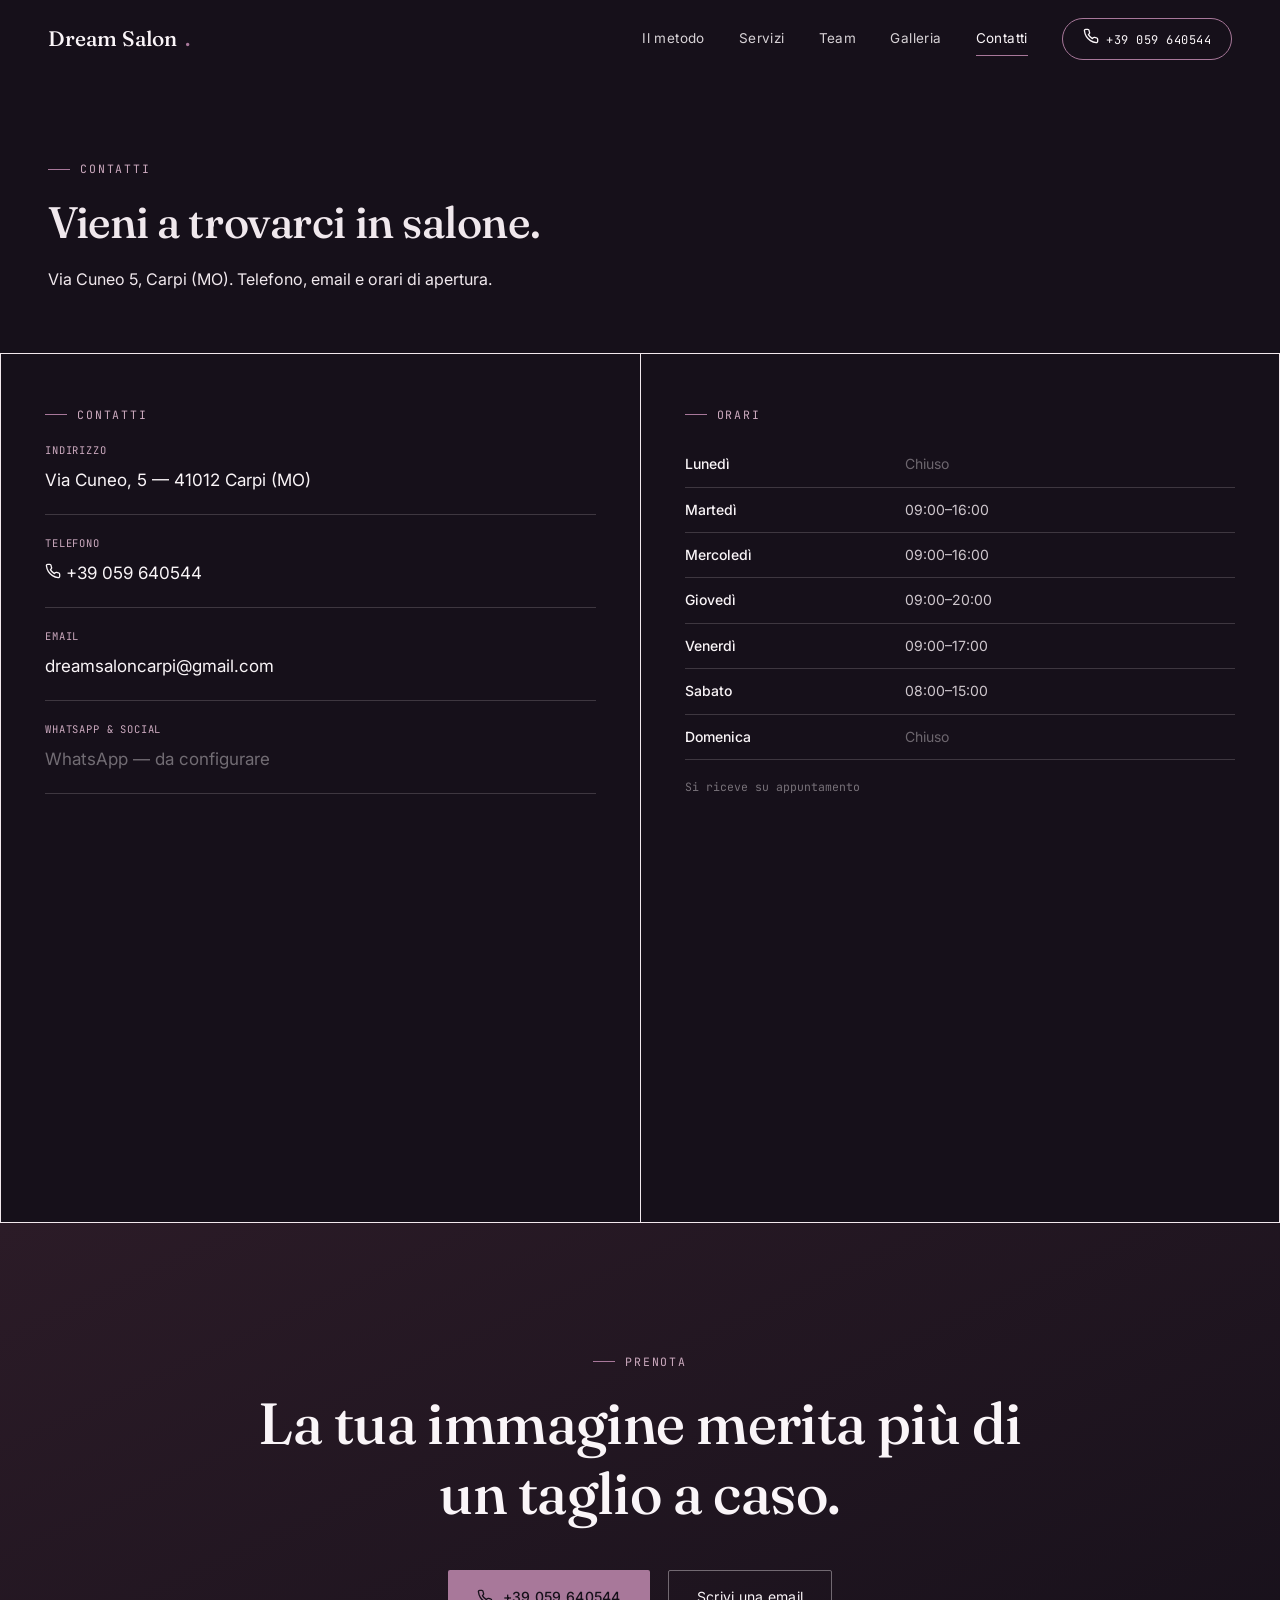
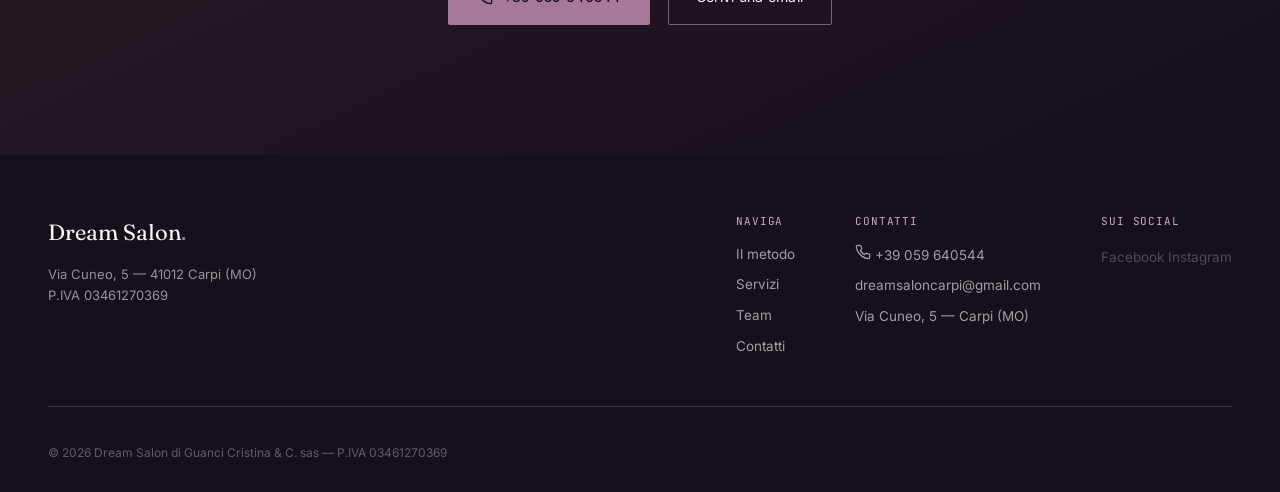
<file: contatti.html>
<!DOCTYPE html>
<html lang="it">
<head>
<meta charset="UTF-8">
<meta name="viewport" content="width=device-width, initial-scale=1.0">
<title>Contatti — Dream Salon Carpi</title>
<meta name="description" content="Contatti e orari di Dream Salon Carpi: Via Cuneo 5, Carpi (MO). Telefono 059 640544, email dreamsaloncarpi@gmail.com.">
<link rel="preconnect" href="https://fonts.googleapis.com">
<link rel="preconnect" href="https://fonts.gstatic.com" crossorigin>
<link href="https://fonts.googleapis.com/css2?family=Fraunces:ital,opsz,wght@0,9..144,300;0,9..144,400;0,9..144,500;0,9..144,600;1,9..144,400;1,9..144,500&family=Inter:wght@400;500;600&family=JetBrains+Mono:wght@400;500&display=swap" rel="stylesheet">
<link rel="stylesheet" href="style.css">
</head>
<body>

<!-- ============ NAV ============ -->
<header class="site-nav" id="siteNav">
  <div class="wrap">
    <a href="index.html" class="logo">Dream Salon<span class="logo-dot">.</span></a>
    <button class="nav-toggle" id="navToggle" aria-label="Apri menu" aria-expanded="false">
      <span></span><span></span><span></span>
    </button>
    <nav class="nav-links" id="navLinks">
      <a href="index.html#consulenza">Il metodo</a>
      <a href="servizi.html">Servizi</a>
      <a href="team.html">Team</a>
      <a href="galleria.html">Galleria</a>
      <a href="contatti.html">Contatti</a>
      <a href="tel:059640544" class="cta-pill" id="navPhone"><svg width="16" height="16" viewBox="0 0 24 24" fill="none" stroke="currentColor" stroke-width="2" stroke-linecap="round" stroke-linejoin="round" style="flex-shrink:0;"><path d="M22 16.92v3a2 2 0 0 1-2.18 2 19.79 19.79 0 0 1-8.63-3.07 19.5 19.5 0 0 1-6-6 19.79 19.79 0 0 1-3.07-8.67A2 2 0 0 1 4.11 2h3a2 2 0 0 1 2 1.72c.127.96.362 1.903.7 2.81a2 2 0 0 1-.45 2.11L8.09 9.91a16 16 0 0 0 6 6l1.27-1.27a2 2 0 0 1 2.11-.45c.907.338 1.85.573 2.81.7A2 2 0 0 1 22 16.92z"/></svg> 059 640544</a>
    </nav>
  </div>
</header>

<!-- ============ PAGE HEADER ============ -->
<section class="section section-anthracite" style="padding-top:160px; padding-bottom:60px;">
  <div class="wrap">
    <p class="eyebrow light">Contatti</p>
    <h1 style="font-size:clamp(28px,3.6vw,44px);">Vieni a trovarci in salone.</h1>
    <p class="lede" style="max-width:480px; margin-top:18px;">Via Cuneo 5, Carpi (MO). Telefono, email e orari di apertura.</p>
  </div>
</section>

<!-- ============ CONTATTI ============ -->
<section id="contatti">
  <div class="contact-grid">
    <div class="contact-info">
      <p class="eyebrow light">Contatti</p>
      <div class="cinfo-item">
        <span class="k">Indirizzo</span>
        <a class="v" id="contactAddress" href="https://www.google.com/maps?q=Via+Cuneo+5+41012+Carpi+MO" target="_blank" rel="noopener">Via Cuneo, 5 — 41012 Carpi (MO)</a>
      </div>
      <div class="cinfo-item">
        <span class="k">Telefono</span>
        <a href="tel:059640544" class="v" id="contactPhone"><svg width="16" height="16" viewBox="0 0 24 24" fill="none" stroke="currentColor" stroke-width="2" stroke-linecap="round" stroke-linejoin="round" style="flex-shrink:0;"><path d="M22 16.92v3a2 2 0 0 1-2.18 2 19.79 19.79 0 0 1-8.63-3.07 19.5 19.5 0 0 1-6-6 19.79 19.79 0 0 1-3.07-8.67A2 2 0 0 1 4.11 2h3a2 2 0 0 1 2 1.72c.127.96.362 1.903.7 2.81a2 2 0 0 1-.45 2.11L8.09 9.91a16 16 0 0 0 6 6l1.27-1.27a2 2 0 0 1 2.11-.45c.907.338 1.85.573 2.81.7A2 2 0 0 1 22 16.92z"/></svg> 059 640544</a>
      </div>
      <div class="cinfo-item">
        <span class="k">Email</span>
        <a class="v" href="mailto:dreamsaloncarpi@gmail.com">dreamsaloncarpi@gmail.com</a>
      </div>
      <div class="cinfo-item">
        <span class="k">WhatsApp &amp; Social</span>
        <span class="v social-link disabled" id="contactWhatsApp" aria-disabled="true">WhatsApp — da configurare</span>
      </div>
      <iframe class="map-embed" id="contactMap" style="margin-top:28px;" loading="lazy" referrerpolicy="no-referrer-when-downgrade" src="https://www.google.com/maps?q=Via+Cuneo+5+41012+Carpi+MO&output=embed" title="Mappa Dream Salon Carpi, Via Cuneo 5"></iframe>
    </div>
    <div class="contact-hours">
      <p class="eyebrow light">Orari</p>
      <table class="hours-table" id="hoursTable">
        <tr><td>Lunedì</td><td class="closed">Chiuso</td></tr>
        <tr><td>Martedì</td><td>09:00–16:00</td></tr>
        <tr><td>Mercoledì</td><td>09:00–16:00</td></tr>
        <tr><td>Giovedì</td><td>09:00–20:00</td></tr>
        <tr><td>Venerdì</td><td>09:00–17:00</td></tr>
        <tr><td>Sabato</td><td>08:00–15:00</td></tr>
        <tr><td>Domenica</td><td class="closed">Chiuso</td></tr>
      </table>
      <p style="font-size:11.5px; color:rgba(240,232,237,0.45); margin-top:18px; font-family:'JetBrains Mono',monospace;">Si riceve su appuntamento</p>
    </div>
  </div>
</section>

<!-- ============ CTA FINALE ============ -->
<section class="final-cta">
  <div class="wrap">
    <p class="eyebrow">Prenota</p>
    <h2>La tua immagine merita più di un taglio a caso.</h2>
    <div class="btn-row">
      <a href="tel:059640544" class="btn btn-primary" id="finalCta"><span id="finalCtaText"><svg width="16" height="16" viewBox="0 0 24 24" fill="none" stroke="currentColor" stroke-width="2" stroke-linecap="round" stroke-linejoin="round" style="flex-shrink:0;"><path d="M22 16.92v3a2 2 0 0 1-2.18 2 19.79 19.79 0 0 1-8.63-3.07 19.5 19.5 0 0 1-6-6 19.79 19.79 0 0 1-3.07-8.67A2 2 0 0 1 4.11 2h3a2 2 0 0 1 2 1.72c.127.96.362 1.903.7 2.81a2 2 0 0 1-.45 2.11L8.09 9.91a16 16 0 0 0 6 6l1.27-1.27a2 2 0 0 1 2.11-.45c.907.338 1.85.573 2.81.7A2 2 0 0 1 22 16.92z"/></svg> Chiama 059 640544</span></a>
      <a href="mailto:dreamsaloncarpi@gmail.com" class="btn btn-outline">Scrivi una email</a>
      <span class="btn btn-outline" id="freshaLink" style="display:none; cursor:pointer;" onclick="if(this.dataset.href) window.location.href=this.dataset.href">Prenota su Fresha</span>
    </div>
  </div>
</section>

<!-- ============ FOOTER ============ -->
<footer>
  <div class="wrap">
    <div class="footer-top">
      <div>
        <div class="footer-logo">Dream Salon<span style="color:var(--brass);">.</span></div>
        <p style="max-width:260px; margin-top:14px; font-size:13px;">Via Cuneo, 5 — 41012 Carpi (MO)<br>P.IVA 03461270369</p>
      </div>
      <div class="footer-cols">
        <div class="footer-col">
          <h4>Naviga</h4>
          <a href="index.html#consulenza">Il metodo</a>
          <a href="servizi.html">Servizi</a>
          <a href="team.html">Team</a>
          <a href="contatti.html">Contatti</a>
        </div>
        <div class="footer-col">
          <h4>Contatti</h4>
          <a href="tel:059640544" id="footerPhone"><svg width="16" height="16" viewBox="0 0 24 24" fill="none" stroke="currentColor" stroke-width="2" stroke-linecap="round" stroke-linejoin="round" style="flex-shrink:0;"><path d="M22 16.92v3a2 2 0 0 1-2.18 2 19.79 19.79 0 0 1-8.63-3.07 19.5 19.5 0 0 1-6-6 19.79 19.79 0 0 1-3.07-8.67A2 2 0 0 1 4.11 2h3a2 2 0 0 1 2 1.72c.127.96.362 1.903.7 2.81a2 2 0 0 1-.45 2.11L8.09 9.91a16 16 0 0 0 6 6l1.27-1.27a2 2 0 0 1 2.11-.45c.907.338 1.85.573 2.81.7A2 2 0 0 1 22 16.92z"/></svg> 059 640544</a>
          <a href="mailto:dreamsaloncarpi@gmail.com">dreamsaloncarpi@gmail.com</a>
          <p>Via Cuneo, 5 — Carpi (MO)</p>
        </div>
        <div class="footer-col">
          <h4>Sui social</h4>
          <span class="social-link disabled" id="footerFacebook" aria-disabled="true">Facebook</span>
          <span class="social-link disabled" id="footerInstagram" aria-disabled="true">Instagram</span>
        </div>
      </div>
    </div>



    <div class="footer-bottom">
      <span>© 2026 Dream Salon di Guanci Cristina &amp; C. sas — P.IVA 03461270369</span>
    </div>
  </div>
</footer>

<script src="assets/data.js"></script>
<script src="site.js"></script>
</body>
</html>
</file>
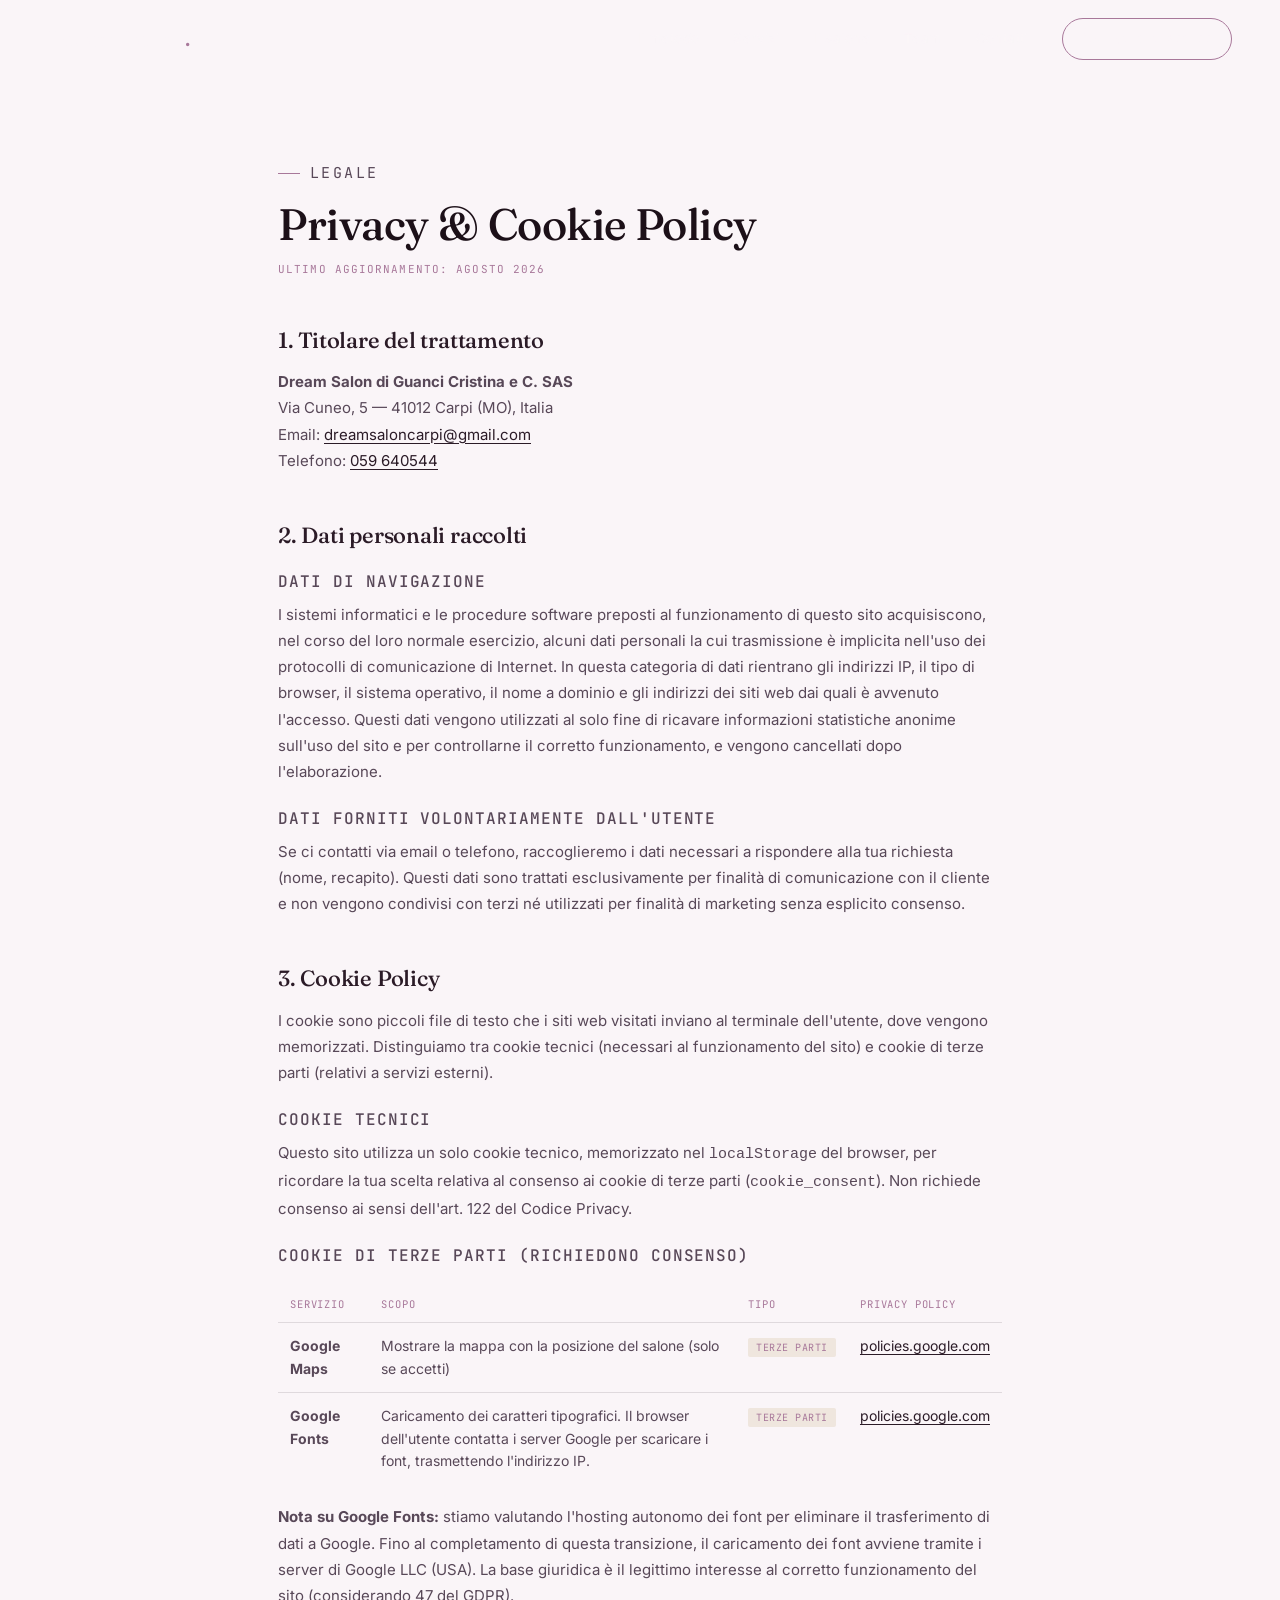
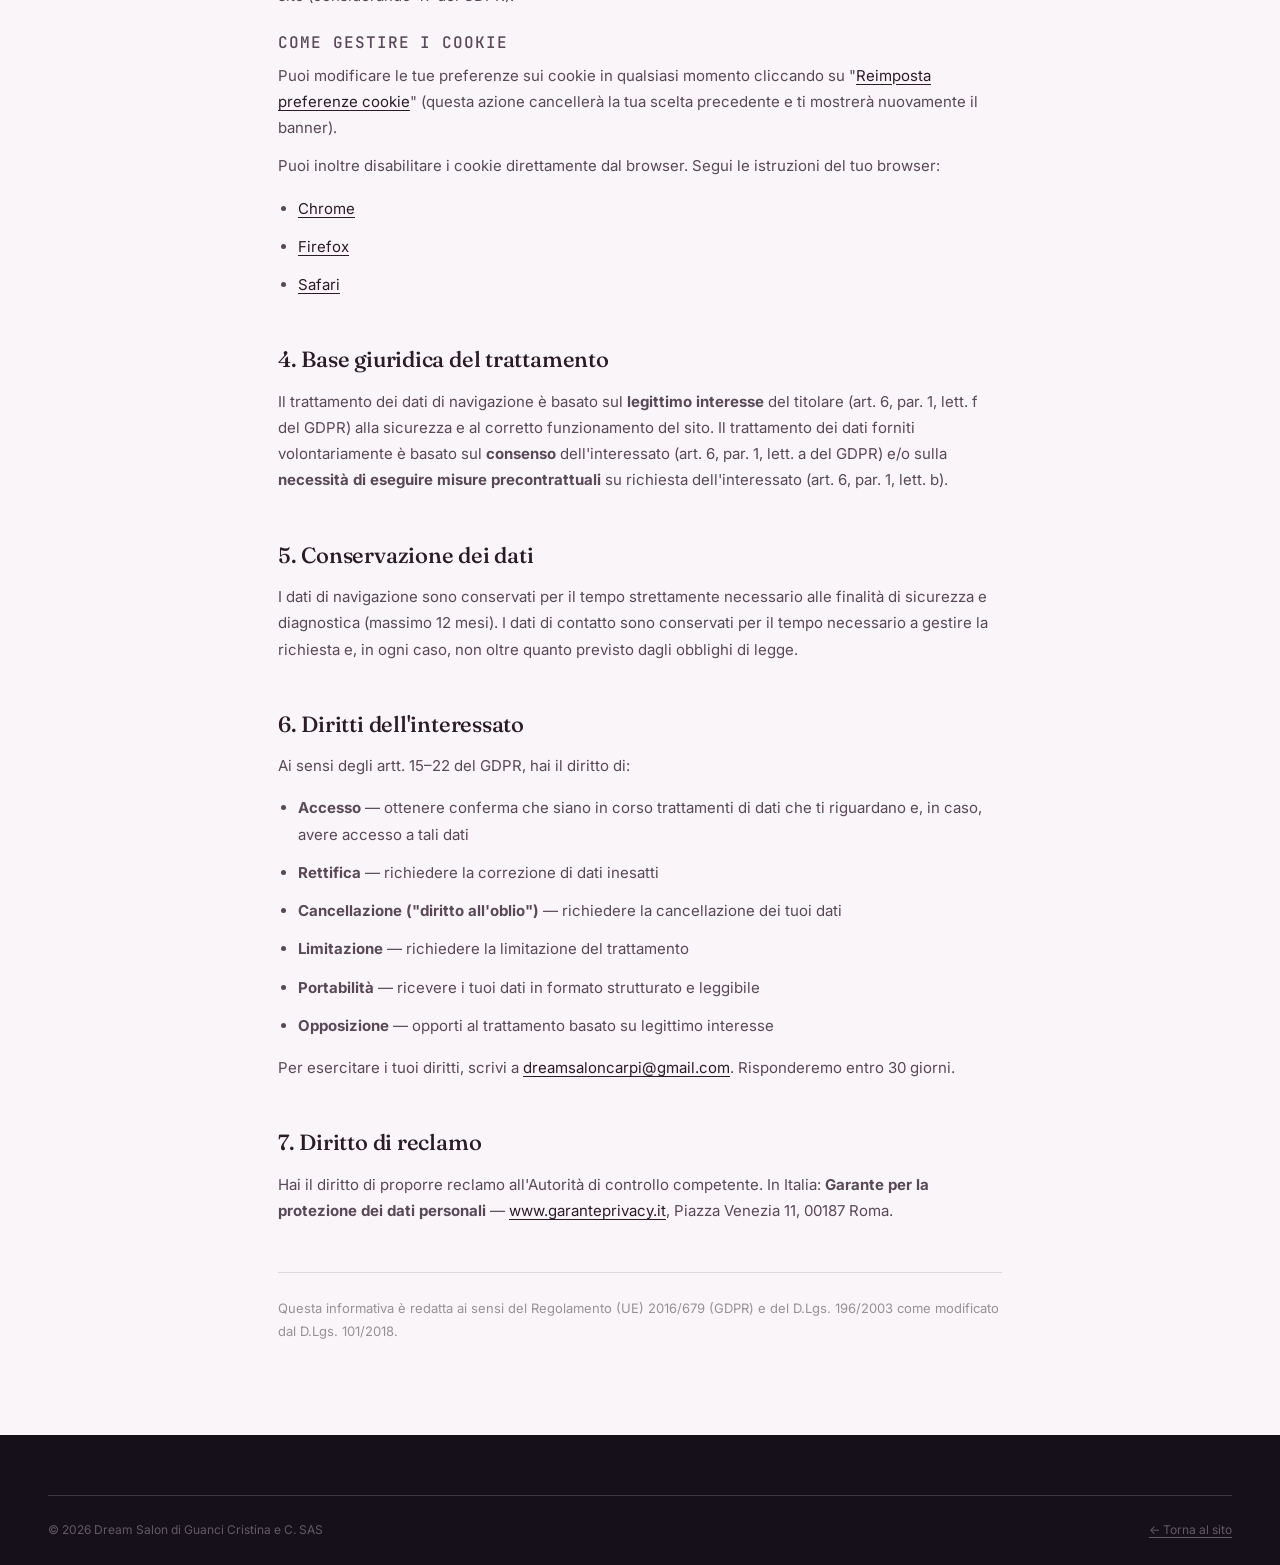
<file: privacy.html>
<!DOCTYPE html>
<html lang="it">
<head>
<meta charset="UTF-8">
<meta name="viewport" content="width=device-width, initial-scale=1.0">
<title>Privacy & Cookie Policy — Dream Salon Carpi</title>
<meta name="description" content="Informativa sulla privacy e sui cookie di Dream Salon Carpi, ai sensi del Regolamento UE 2016/679 (GDPR).">
<meta name="robots" content="noindex">
<link rel="icon" type="image/svg+xml" href="favicon.svg">
<link rel="apple-touch-icon" href="favicon.svg">
<link rel="preconnect" href="https://fonts.googleapis.com">
<link rel="preconnect" href="https://fonts.gstatic.com" crossorigin>
<link href="https://fonts.googleapis.com/css2?family=Fraunces:ital,opsz,wght@0,9..144,300;0,9..144,400;0,9..144,500;0,9..144,600;1,9..144,400;1,9..144,500&family=Inter:wght@400;500;600&family=JetBrains+Mono:wght@400;500&display=swap" rel="stylesheet">
<link rel="stylesheet" href="style.css">
<style>
  .privacy-body {
    background: var(--paper);
    padding-top: 160px;
    padding-bottom: 80px;
  }
  .privacy-body .wrap { max-width: 780px; }
  .privacy-body h1 { font-size: clamp(28px, 4vw, 44px); margin-bottom: 10px; }
  .privacy-body .updated {
    font-family: 'JetBrains Mono', monospace;
    font-size: 11px;
    color: var(--brass);
    letter-spacing: 0.1em;
    text-transform: uppercase;
    margin-bottom: 48px;
    display: block;
  }
  .privacy-body h2 {
    font-size: 22px;
    margin-top: 48px;
    margin-bottom: 16px;
    color: var(--forest);
  }
  .privacy-body h3 {
    font-size: 16px;
    margin-top: 24px;
    margin-bottom: 10px;
    font-family: 'JetBrains Mono', monospace;
    font-weight: 500;
    color: var(--ink-soft);
    text-transform: uppercase;
    letter-spacing: 0.06em;
  }
  .privacy-body p, .privacy-body li {
    font-size: 15px;
    line-height: 1.75;
    color: var(--ink-soft);
    margin-bottom: 12px;
  }
  .privacy-body ul { padding-left: 20px; }
  .privacy-body a { color: var(--forest); text-decoration: underline; text-underline-offset: 3px; }
  .privacy-body a:hover { color: var(--brass); }
  .privacy-divider { border: none; border-top: 1px solid var(--line); margin: 48px 0 0; }
  .cookie-table { width: 100%; border-collapse: collapse; margin: 20px 0; font-size: 14px; }
  .cookie-table th {
    text-align: left;
    font-family: 'JetBrains Mono', monospace;
    font-size: 10.5px;
    letter-spacing: 0.08em;
    text-transform: uppercase;
    color: var(--brass);
    padding: 10px 12px;
    border-bottom: 1px solid var(--line);
    font-weight: 400;
  }
  .cookie-table td {
    padding: 12px 12px;
    border-bottom: 1px solid var(--line);
    color: var(--ink-soft);
    vertical-align: top;
  }
  .cookie-table tr:last-child td { border-bottom: none; }
  .badge-tecnico, .badge-terze {
    font-family: 'JetBrains Mono', monospace;
    font-size: 10px;
    padding: 3px 8px;
    border-radius: 2px;
    letter-spacing: 0.05em;
    text-transform: uppercase;
    white-space: nowrap;
  }
  .badge-tecnico { background: rgba(124,145,130,0.15); color: var(--sage); }
  .badge-terze { background: rgba(176,138,78,0.15); color: var(--brass); }
</style>
</head>
<body>

<!-- NAV -->
<header class="site-nav scrolled" id="siteNav">
  <div class="wrap">
    <a href="index.html" class="logo">Dream Salon<span class="logo-dot">.</span></a>
    <button class="nav-toggle" id="navToggle" aria-label="Apri menu" aria-expanded="false">
      <span></span><span></span><span></span>
    </button>
    <nav class="nav-links" id="navLinks">
      <a href="index.html#consulenza">Il metodo</a>
      <a href="servizi.html">Servizi</a>
      <a href="salone.html">Il salone</a>
      <a href="team.html">Team</a>
      <a href="contatti.html">Contatti</a>
      <a href="tel:059640544" class="cta-pill" id="navPhone"><svg width="16" height="16" viewBox="0 0 24 24" fill="none" stroke="currentColor" stroke-width="2" stroke-linecap="round" stroke-linejoin="round" style="flex-shrink:0;"><path d="M22 16.92v3a2 2 0 0 1-2.18 2 19.79 19.79 0 0 1-8.63-3.07 19.5 19.5 0 0 1-6-6 19.79 19.79 0 0 1-3.07-8.67A2 2 0 0 1 4.11 2h3a2 2 0 0 1 2 1.72c.127.96.362 1.903.7 2.81a2 2 0 0 1-.45 2.11L8.09 9.91a16 16 0 0 0 6 6l1.27-1.27a2 2 0 0 1 2.11-.45c.907.338 1.85.573 2.81.7A2 2 0 0 1 22 16.92z"/></svg> 059 640544</a>
    </nav>
  </div>
</header>

<main class="privacy-body">
  <div class="wrap">
    <p class="eyebrow">Legale</p>
    <h1>Privacy & Cookie Policy</h1>
    <span class="updated">Ultimo aggiornamento: agosto 2026</span>

    <!-- 1. TITOLARE -->
    <h2>1. Titolare del trattamento</h2>
    <p>
      <strong>Dream Salon di Guanci Cristina e C. SAS</strong><br>
      <span id="privacyPiva"></span>
      Via Cuneo, 5 — 41012 Carpi (MO), Italia<br>
      Email: <a href="mailto:dreamsalon2012@libero.it">dreamsalon2012@libero.it</a><br>
      Telefono: <a href="tel:059640544">059 640544</a>
    </p>

    <!-- 2. DATI RACCOLTI -->
    <h2>2. Dati personali raccolti</h2>

    <h3>Dati di navigazione</h3>
    <p>I sistemi informatici e le procedure software preposti al funzionamento di questo sito acquisiscono, nel corso del loro normale esercizio, alcuni dati personali la cui trasmissione è implicita nell'uso dei protocolli di comunicazione di Internet. In questa categoria di dati rientrano gli indirizzi IP, il tipo di browser, il sistema operativo, il nome a dominio e gli indirizzi dei siti web dai quali è avvenuto l'accesso. Questi dati vengono utilizzati al solo fine di ricavare informazioni statistiche anonime sull'uso del sito e per controllarne il corretto funzionamento, e vengono cancellati dopo l'elaborazione.</p>

    <h3>Dati forniti volontariamente dall'utente</h3>
    <p>Se ci contatti via email o telefono, raccoglieremo i dati necessari a rispondere alla tua richiesta (nome, recapito). Questi dati sono trattati esclusivamente per finalità di comunicazione con il cliente e non vengono condivisi con terzi né utilizzati per finalità di marketing senza esplicito consenso.</p>

    <!-- 3. COOKIE -->
    <h2>3. Cookie Policy</h2>
    <p>I cookie sono piccoli file di testo che i siti web visitati inviano al terminale dell'utente, dove vengono memorizzati. Distinguiamo tra cookie tecnici (necessari al funzionamento del sito) e cookie di terze parti (relativi a servizi esterni).</p>

    <h3>Cookie tecnici</h3>
    <p>Questo sito utilizza un solo cookie tecnico, memorizzato nel <code>localStorage</code> del browser, per ricordare la tua scelta relativa al consenso ai cookie di terze parti (<code>cookie_consent</code>). Non richiede consenso ai sensi dell'art. 122 del Codice Privacy.</p>

    <h3>Cookie di terze parti (richiedono consenso)</h3>
    <table class="cookie-table">
      <thead>
        <tr>
          <th>Servizio</th>
          <th>Scopo</th>
          <th>Tipo</th>
          <th>Privacy policy</th>
        </tr>
      </thead>
      <tbody>
        <tr>
          <td><strong>Google Maps</strong></td>
          <td>Mostrare la mappa con la posizione del salone (solo se accetti)</td>
          <td><span class="badge-terze">Terze parti</span></td>
          <td><a href="https://policies.google.com/privacy" target="_blank" rel="noopener">policies.google.com</a></td>
        </tr>
        <tr>
          <td><strong>Google Fonts</strong></td>
          <td>Caricamento dei caratteri tipografici. Il browser dell'utente contatta i server Google per scaricare i font, trasmettendo l'indirizzo IP.</td>
          <td><span class="badge-terze">Terze parti</span></td>
          <td><a href="https://policies.google.com/privacy" target="_blank" rel="noopener">policies.google.com</a></td>
        </tr>
      </tbody>
    </table>
    <p><strong>Nota su Google Fonts:</strong> stiamo valutando l'hosting autonomo dei font per eliminare il trasferimento di dati a Google. Fino al completamento di questa transizione, il caricamento dei font avviene tramite i server di Google LLC (USA). La base giuridica è il legittimo interesse al corretto funzionamento del sito (considerando 47 del GDPR).</p>

    <h3>Come gestire i cookie</h3>
    <p>Puoi modificare le tue preferenze sui cookie in qualsiasi momento cliccando su "<a href="#" onclick="localStorage.removeItem('cookie_consent'); location.reload(); return false;">Reimposta preferenze cookie</a>" (questa azione cancellerà la tua scelta precedente e ti mostrerà nuovamente il banner).</p>
    <p>Puoi inoltre disabilitare i cookie direttamente dal browser. Segui le istruzioni del tuo browser:</p>
    <ul>
      <li><a href="https://support.google.com/chrome/answer/95647" target="_blank" rel="noopener">Chrome</a></li>
      <li><a href="https://support.mozilla.org/it/kb/Gestione%20dei%20cookie" target="_blank" rel="noopener">Firefox</a></li>
      <li><a href="https://support.apple.com/it-it/guide/safari/sfri11471/mac" target="_blank" rel="noopener">Safari</a></li>
    </ul>

    <!-- 4. BASE GIURIDICA -->
    <h2>4. Base giuridica del trattamento</h2>
    <p>Il trattamento dei dati di navigazione è basato sul <strong>legittimo interesse</strong> del titolare (art. 6, par. 1, lett. f del GDPR) alla sicurezza e al corretto funzionamento del sito. Il trattamento dei dati forniti volontariamente è basato sul <strong>consenso</strong> dell'interessato (art. 6, par. 1, lett. a del GDPR) e/o sulla <strong>necessità di eseguire misure precontrattuali</strong> su richiesta dell'interessato (art. 6, par. 1, lett. b).</p>

    <!-- 5. CONSERVAZIONE -->
    <h2>5. Conservazione dei dati</h2>
    <p>I dati di navigazione sono conservati per il tempo strettamente necessario alle finalità di sicurezza e diagnostica (massimo 12 mesi). I dati di contatto sono conservati per il tempo necessario a gestire la richiesta e, in ogni caso, non oltre quanto previsto dagli obblighi di legge.</p>

    <!-- 6. DIRITTI -->
    <h2>6. Diritti dell'interessato</h2>
    <p>Ai sensi degli artt. 15–22 del GDPR, hai il diritto di:</p>
    <ul>
      <li><strong>Accesso</strong> — ottenere conferma che siano in corso trattamenti di dati che ti riguardano e, in caso, avere accesso a tali dati</li>
      <li><strong>Rettifica</strong> — richiedere la correzione di dati inesatti</li>
      <li><strong>Cancellazione ("diritto all'oblio")</strong> — richiedere la cancellazione dei tuoi dati</li>
      <li><strong>Limitazione</strong> — richiedere la limitazione del trattamento</li>
      <li><strong>Portabilità</strong> — ricevere i tuoi dati in formato strutturato e leggibile</li>
      <li><strong>Opposizione</strong> — opporti al trattamento basato su legittimo interesse</li>
    </ul>
    <p>Per esercitare i tuoi diritti, scrivi a <a href="mailto:dreamsalon2012@libero.it">dreamsalon2012@libero.it</a>. Risponderemo entro 30 giorni.</p>

    <!-- 7. RECLAMI -->
    <h2>7. Diritto di reclamo</h2>
    <p>Hai il diritto di proporre reclamo all'Autorità di controllo competente. In Italia: <strong>Garante per la protezione dei dati personali</strong> — <a href="https://www.garanteprivacy.it" target="_blank" rel="noopener">www.garanteprivacy.it</a>, Piazza Venezia 11, 00187 Roma.</p>

    <hr class="privacy-divider">
    <p style="margin-top:24px; font-size:13px; color:rgba(27,27,24,0.45);">Questa informativa è redatta ai sensi del Regolamento (UE) 2016/679 (GDPR) e del D.Lgs. 196/2003 come modificato dal D.Lgs. 101/2018.</p>
  </div>
</main>

<!-- FOOTER MINIMALE -->
<footer>
  <div class="wrap">
    <div class="footer-bottom" style="margin-top:0; padding-top:24px; border-top:1px solid var(--line-light);">
      <span>© 2026 Dream Salon di Guanci Cristina e C. SAS<span id="footerPiva"></span></span>
      <a href="index.html" style="color:inherit; text-decoration:underline; text-underline-offset:3px;">← Torna al sito</a>
    </div>
  </div>
</footer>

<script src="assets/data.js"></script>
<script src="site.js"></script>
</body>
</html>
</file>
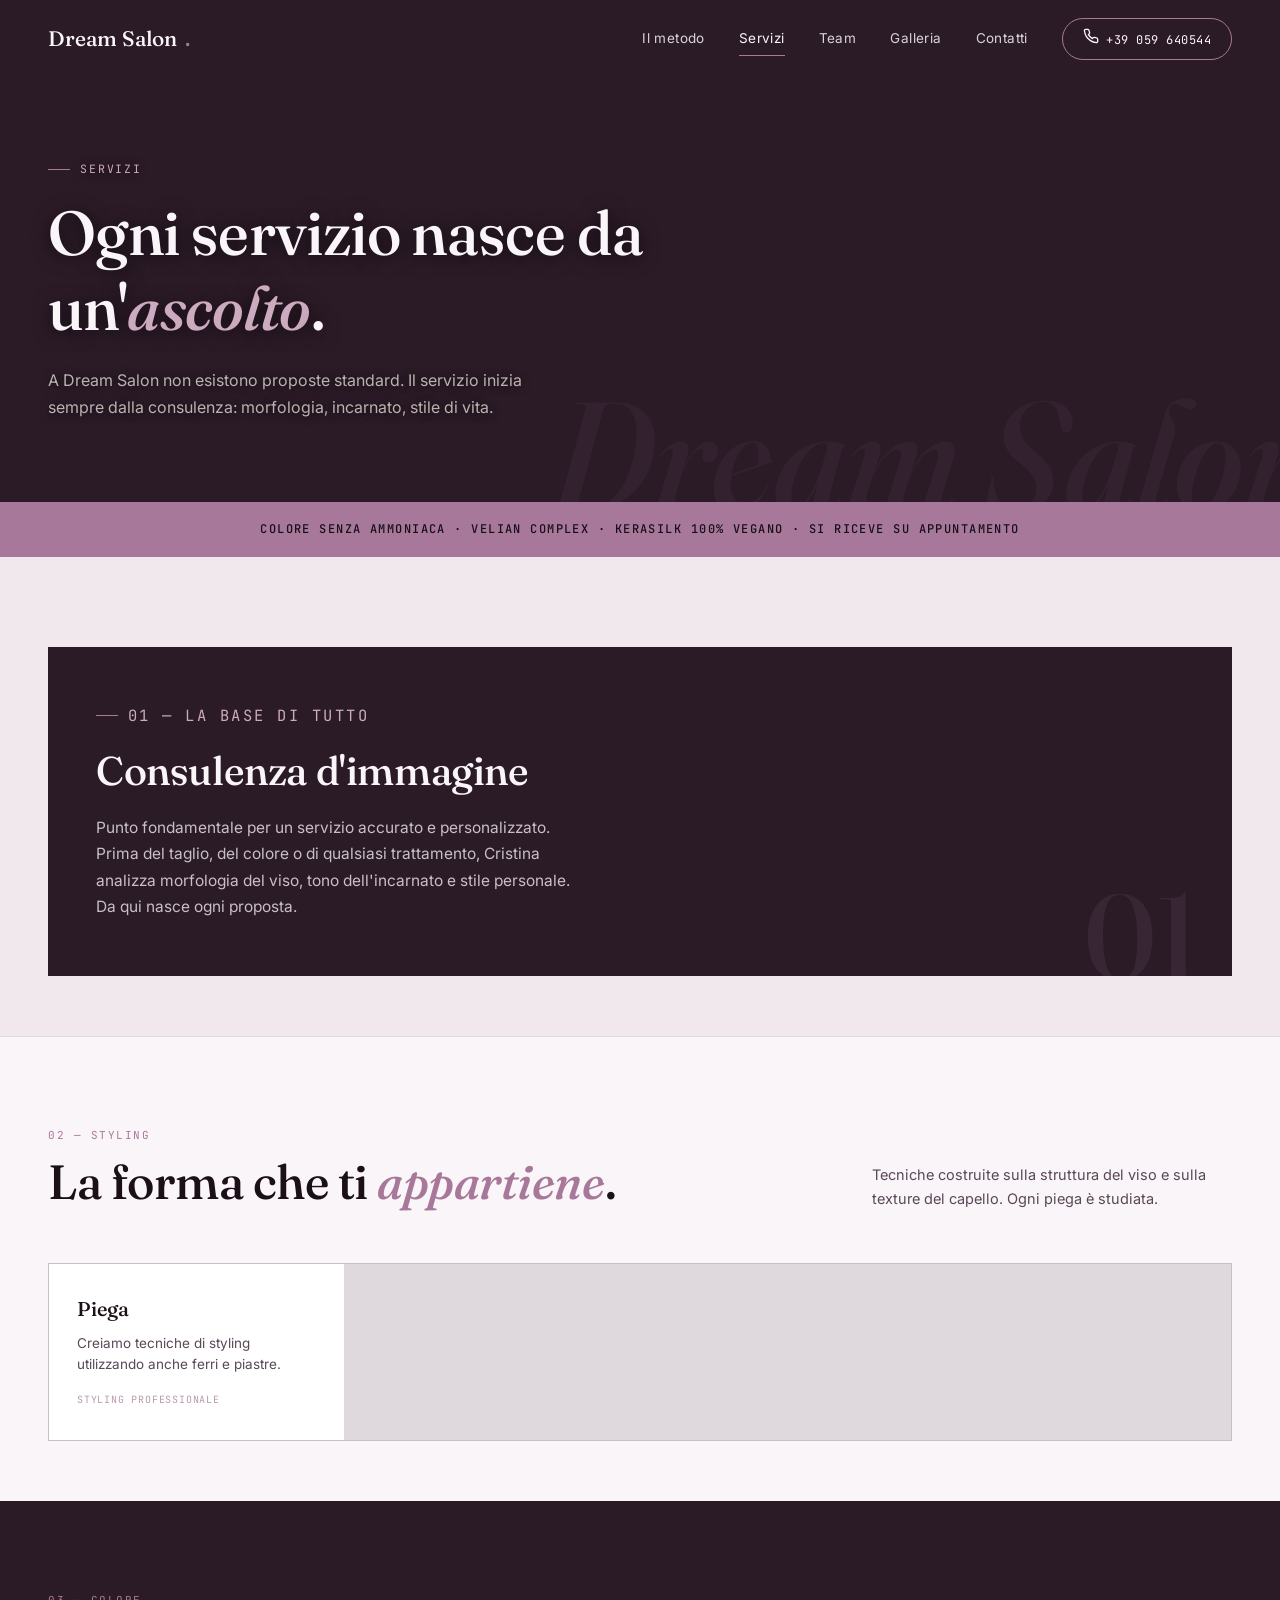
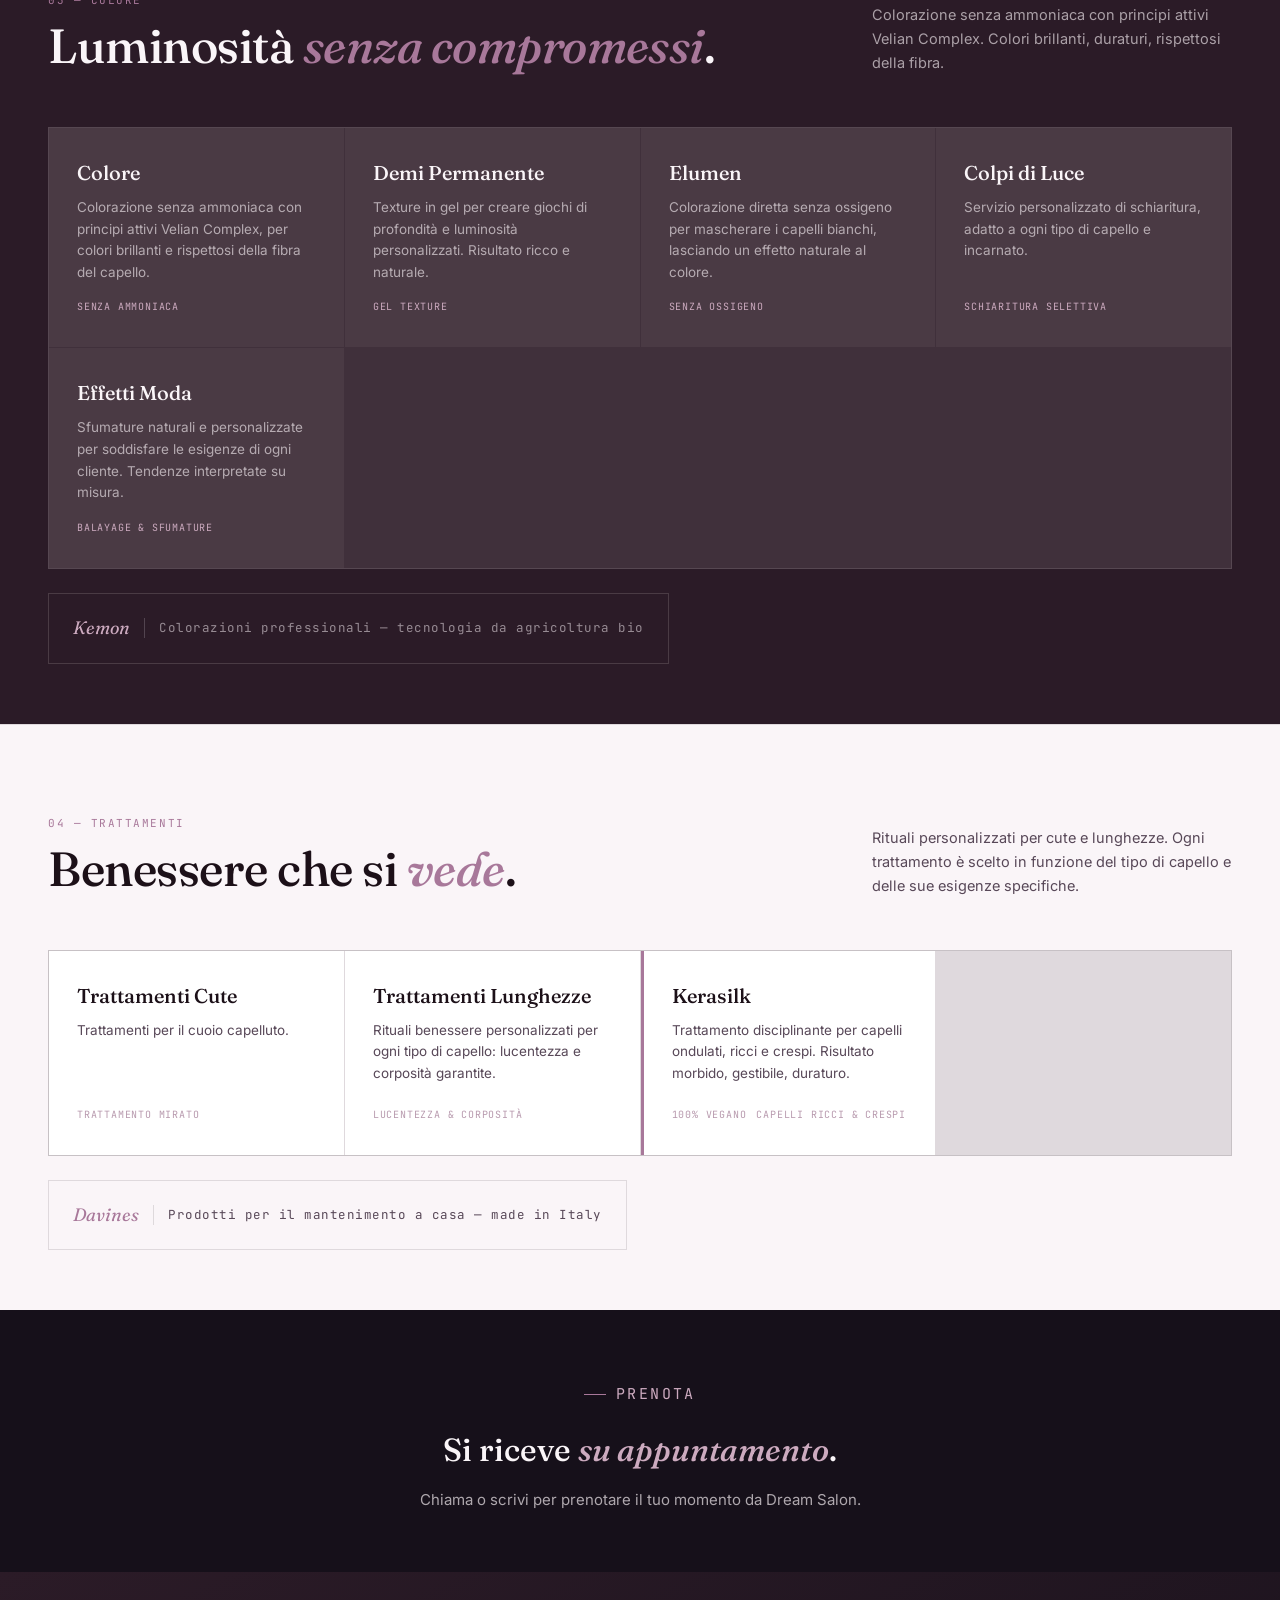
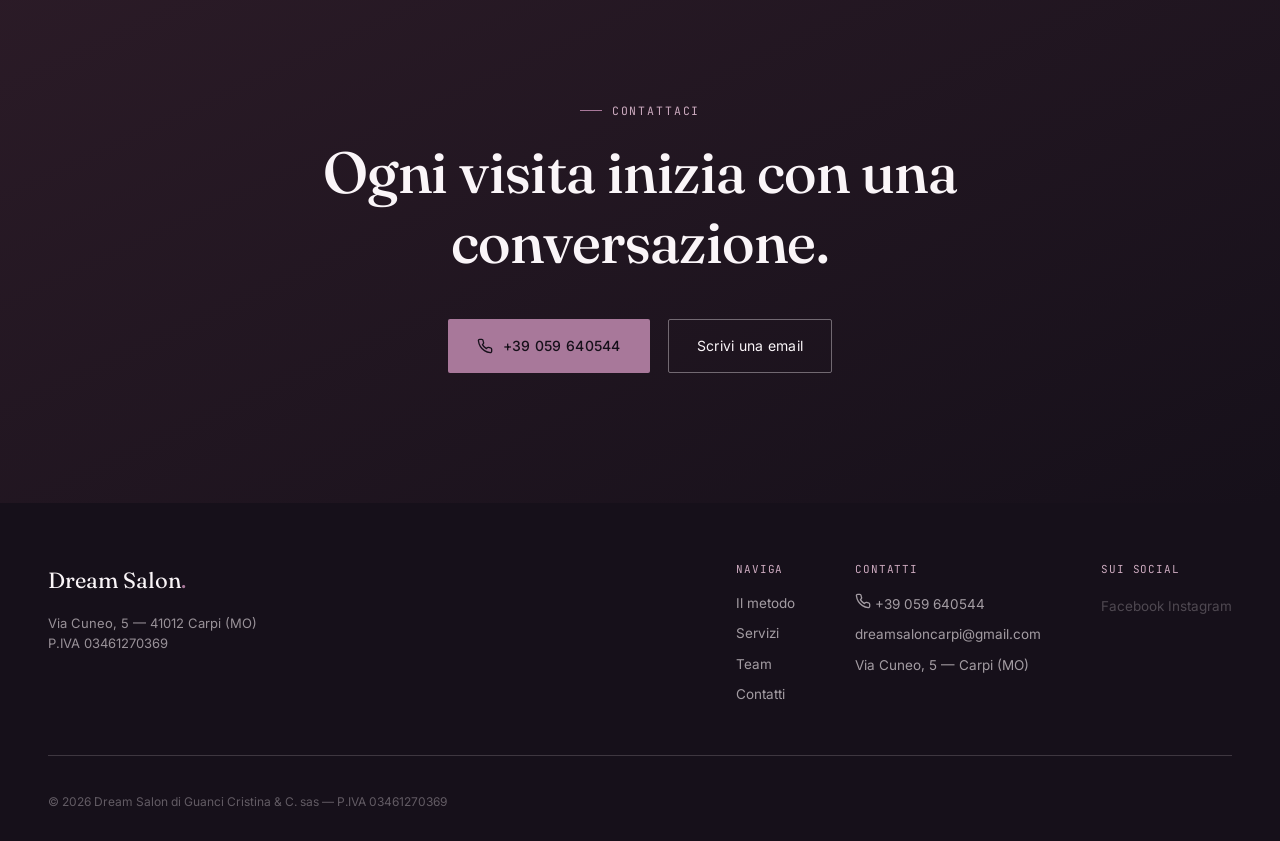
<file: servizi.html>
<!DOCTYPE html>
<html lang="it">
<head>
<meta charset="UTF-8">
<meta name="viewport" content="width=device-width, initial-scale=1.0">
<title>Servizi — Dream Salon Carpi</title>
<meta name="description" content="Tutti i servizi di Dream Salon Carpi: consulenza, colore senza ammoniaca, piega e styling, trattamenti cute e lunghezze, Kerasilk, Elumen, effetti moda.">
<link rel="preconnect" href="https://fonts.googleapis.com">
<link rel="preconnect" href="https://fonts.gstatic.com" crossorigin>
<link href="https://fonts.googleapis.com/css2?family=Fraunces:ital,opsz,wght@0,9..144,300;0,9..144,400;0,9..144,500;0,9..144,600;1,9..144,400;1,9..144,500&family=Inter:wght@400;500;600&family=JetBrains+Mono:wght@400;500&display=swap" rel="stylesheet">
<link rel="stylesheet" href="style.css">
<style>
  /* ---- PAGE HERO ---- */
  .page-hero {
    background: var(--forest);
    padding: 160px 0 80px;
    position: relative;
    overflow: hidden;
  }
  .page-hero h1 {
    text-shadow: 0 2px 18px rgba(0, 0, 0, 0.65);
  }
  .page-hero p {
    text-shadow: 0 1px 8px rgba(0, 0, 0, 0.65);
  }
  .page-hero::after {
    content: "Dream Salon";
    position: absolute;
    right: -40px;
    bottom: -30px;
    font-family: 'Fraunces', serif;
    font-size: clamp(80px, 12vw, 160px);
    font-weight: 500;
    font-style: italic;
    color: rgba(168,120,154,0.08);
    pointer-events: none;
    white-space: nowrap;
    line-height: 1;
  }

  /* ---- INTRO STRIP ---- */
  .intro-strip {
    background: var(--brass);
    padding: 18px 0;
  }
  .intro-strip p {
    font-family: 'JetBrains Mono', monospace;
    font-size: 12px;
    letter-spacing: 0.12em;
    text-transform: uppercase;
    color: var(--anthracite);
    text-align: center;
    font-weight: 500;
  }

  /* ---- CATEGORY SECTION ---- */
  .category-section {
    padding: 90px 0 60px;
  }
  .category-section + .category-section {
    border-top: 1px solid var(--line);
  }
  .category-section.dark {
    background: var(--paper);
  }

  .category-header {
    display: flex;
    align-items: flex-end;
    justify-content: space-between;
    gap: 20px;
    margin-bottom: 52px;
    flex-wrap: wrap;
  }
  .category-num {
    font-family: 'JetBrains Mono', monospace;
    font-size: 11px;
    color: var(--brass);
    letter-spacing: 0.14em;
    text-transform: uppercase;
    display: block;
    margin-bottom: 8px;
  }
  .category-title {
    font-family: 'Fraunces', serif;
    font-size: clamp(30px, 4vw, 48px);
    font-weight: 500;
    color: var(--ink);
    line-height: 1.2;
    margin: 0;
  }
  .category-title em {
    color: var(--brass);
    font-style: italic;
  }
  .category-desc {
    max-width: 360px;
    font-size: 14.5px;
    color: var(--ink-soft);
    line-height: 1.65;
  }

  /* ---- SERVICE CARDS GRID ---- */
  .srv-grid {
    display: grid;
    grid-template-columns: repeat(auto-fill, minmax(280px, 1fr));
    gap: 1px;
    background: var(--line);
    border: 1px solid var(--line);
  }
  .srv-card {
    background: #fff;
    padding: 32px 28px;
    display: flex;
    flex-direction: column;
    gap: 12px;
    transition: background 0.25s ease;
    position: relative;
  }
  .srv-card:hover {
    background: var(--paper);
  }
  .srv-card::before {
    content: "";
    position: absolute;
    top: 0; left: 0; right: 0;
    height: 2px;
    background: linear-gradient(90deg, var(--brass), transparent);
    opacity: 0;
    transition: opacity 0.3s ease;
  }
  .srv-card:hover::before {
    opacity: 1;
  }
  .srv-card-name {
    font-family: 'Fraunces', serif;
    font-size: 20px;
    font-weight: 500;
    color: var(--ink);
    line-height: 1.25;
  }
  .srv-card-desc {
    font-size: 13.5px;
    color: var(--ink-soft);
    line-height: 1.6;
    flex: 1;
  }
  .srv-card-tag {
    font-family: 'JetBrains Mono', monospace;
    font-size: 10px;
    color: var(--sage);
    letter-spacing: 0.08em;
    text-transform: uppercase;
    margin-top: 4px;
  }

  /* ---- FEATURED (CONSULENZA) ---- */
  .feature-card {
    background: var(--forest);
    color: var(--cream);
    padding: 56px 48px;
    position: relative;
    overflow: hidden;
  }
  .feature-card::after {
    content: "01";
    position: absolute;
    right: 32px;
    bottom: -20px;
    font-family: 'Fraunces', serif;
    font-size: 120px;
    font-weight: 500;
    color: rgba(168,120,154,0.12);
    line-height: 1;
  }
  .feature-card .eyebrow { color: var(--brass-light); }
  .feature-card h2 {
    font-size: clamp(26px, 3.5vw, 40px);
    color: var(--paper);
    font-weight: 500;
    margin: 16px 0 20px;
    max-width: 520px;
  }
  .feature-card p {
    font-size: 15.5px;
    color: rgba(240,232,237,0.8);
    max-width: 480px;
    line-height: 1.7;
  }

  /* ---- DARK CATEGORY (colore) ---- */
  .category-section.section-dark .category-title { color: var(--paper); }
  .category-section.section-dark .category-desc { color: rgba(240,232,237,0.65); }
  .category-section.section-dark .srv-grid { background: rgba(240,232,237,0.1); border-color: rgba(240,232,237,0.12); }
  .category-section.section-dark .srv-card { background: rgba(240,232,237,0.05); }
  .category-section.section-dark .srv-card:hover { background: rgba(240,232,237,0.1); }
  .category-section.section-dark .srv-card-name { color: var(--paper); }
  .category-section.section-dark .srv-card-desc { color: rgba(240,232,237,0.65); }
  .category-section.section-dark .srv-card-tag { color: var(--brass-light); }

  /* ---- ORARIO STRIP ---- */
  .appointment-note {
    background: var(--anthracite);
    padding: 60px 0;
    text-align: center;
  }
  .appointment-note .eyebrow { justify-content: center; color: var(--brass-light); }
  .appointment-note p {
    color: rgba(240,232,237,0.7);
    font-size: 15px;
    margin-top: 12px;
  }
  .appointment-note strong { color: var(--paper); }

  @media (max-width: 768px) {
    .feature-card { padding: 38px 28px; }
    .category-header { flex-direction: column; align-items: flex-start; }
    .srv-grid { grid-template-columns: 1fr; }
  }
</style>
</head>
<body>

<!-- ============ NAV ============ -->
<header class="site-nav" id="siteNav">
  <div class="wrap">
    <a href="index.html" class="logo">Dream Salon<span class="logo-dot">.</span></a>
    <button class="nav-toggle" id="navToggle" aria-label="Apri menu" aria-expanded="false">
      <span></span><span></span><span></span>
    </button>
    <nav class="nav-links" id="navLinks">
      <a href="index.html#consulenza">Il metodo</a>
      <a href="servizi.html" class="active">Servizi</a>
      <a href="team.html">Team</a>
      <a href="galleria.html">Galleria</a>
      <a href="contatti.html">Contatti</a>
      <a href="tel:059640544" class="cta-pill" id="navPhone"><svg width="16" height="16" viewBox="0 0 24 24" fill="none" stroke="currentColor" stroke-width="2" stroke-linecap="round" stroke-linejoin="round" style="flex-shrink:0;"><path d="M22 16.92v3a2 2 0 0 1-2.18 2 19.79 19.79 0 0 1-8.63-3.07 19.5 19.5 0 0 1-6-6 19.79 19.79 0 0 1-3.07-8.67A2 2 0 0 1 4.11 2h3a2 2 0 0 1 2 1.72c.127.96.362 1.903.7 2.81a2 2 0 0 1-.45 2.11L8.09 9.91a16 16 0 0 0 6 6l1.27-1.27a2 2 0 0 1 2.11-.45c.907.338 1.85.573 2.81.7A2 2 0 0 1 22 16.92z"/></svg> 059 640544</a>
    </nav>
  </div>
</header>

<!-- ============ PAGE HERO ============ -->
<section class="page-hero">
  <div class="wrap">
    <p class="eyebrow light">Servizi</p>
    <h1 style="font-size:clamp(32px,5vw,62px); color:var(--paper); font-weight:500; max-width:640px; line-height:1.2; margin-top:8px;">
      Ogni servizio nasce da un'<em style="color:var(--brass-light); font-style:italic;">ascolto</em>.
    </h1>
    <p style="color:rgba(244,240,230,0.72); font-size:16px; max-width:480px; margin-top:22px; line-height:1.7;">
      A Dream Salon non esistono proposte standard. Il servizio inizia sempre dalla consulenza: morfologia, incarnato, stile di vita.
    </p>
  </div>
</section>

<!-- ============ INTRO STRIP ============ -->
<div class="intro-strip">
  <div class="wrap">
    <p>Colore senza ammoniaca · Velian Complex · Kerasilk 100% vegano · Si riceve su appuntamento</p>
  </div>
</div>

<!-- ============ 01 — CONSULENZA ============ -->
<section class="category-section">
  <div class="wrap">
    <div class="feature-card reveal">
      <p class="eyebrow light">01 — La base di tutto</p>
      <h2>Consulenza d'immagine</h2>
      <p>Punto fondamentale per un servizio accurato e personalizzato. Prima del taglio, del colore o di qualsiasi trattamento, Cristina analizza morfologia del viso, tono dell'incarnato e stile personale. Da qui nasce ogni proposta.</p>
    </div>
  </div>
</section>

<!-- ============ 02 — TAGLIO & STYLING ============ -->
<section class="category-section dark">
  <div class="wrap">
    <div class="category-header reveal">
      <div>
        <span class="category-num">02 — Styling</span>
        <h2 class="category-title">La forma che ti <em>appartiene</em>.</h2>
      </div>
      <p class="category-desc">Tecniche costruite sulla struttura del viso e sulla texture del capello. Ogni piega è studiata.</p>
    </div>
    <div class="srv-grid reveal">
      <div class="srv-card">
        <div class="srv-card-name">Piega</div>
        <div class="srv-card-desc">Creiamo tecniche di styling utilizzando anche ferri e piastre.</div>
        <div class="srv-card-tag">Styling professionale</div>
      </div>
    </div>
  </div>
</section>

<!-- ============ 03 — COLORE ============ -->
<section class="category-section section-dark" style="background:var(--forest);">
  <div class="wrap">
    <div class="category-header reveal">
      <div>
        <span class="category-num">03 — Colore</span>
        <h2 class="category-title" style="color:var(--paper);">Luminosità <em>senza compromessi</em>.</h2>
      </div>
      <p class="category-desc">Colorazione senza ammoniaca con principi attivi Velian Complex. Colori brillanti, duraturi, rispettosi della fibra.</p>
    </div>
    <div class="srv-grid reveal">
      <div class="srv-card">
        <div class="srv-card-name">Colore</div>
        <div class="srv-card-desc">Colorazione senza ammoniaca con principi attivi Velian Complex, per colori brillanti e rispettosi della fibra del capello.</div>
        <div class="srv-card-tag">Senza ammoniaca</div>
      </div>
      <div class="srv-card">
        <div class="srv-card-name">Demi Permanente</div>
        <div class="srv-card-desc">Texture in gel per creare giochi di profondità e luminosità personalizzati. Risultato ricco e naturale.</div>
        <div class="srv-card-tag">Gel texture</div>
      </div>
      <div class="srv-card">
        <div class="srv-card-name">Elumen</div>
        <div class="srv-card-desc">Colorazione diretta senza ossigeno per mascherare i capelli bianchi, lasciando un effetto naturale al colore.</div>
        <div class="srv-card-tag">Senza ossigeno</div>
      </div>
      <div class="srv-card">
        <div class="srv-card-name">Colpi di Luce</div>
        <div class="srv-card-desc">Servizio personalizzato di schiaritura, adatto a ogni tipo di capello e incarnato.</div>
        <div class="srv-card-tag">Schiaritura selettiva</div>
      </div>
      <div class="srv-card">
        <div class="srv-card-name">Effetti Moda</div>
        <div class="srv-card-desc">Sfumature naturali e personalizzate per soddisfare le esigenze di ogni cliente. Tendenze interpretate su misura.</div>
        <div class="srv-card-tag">Balayage & sfumature</div>
      </div>
    </div>
    <div style="margin-top:24px; padding: 20px 24px; border:1px solid rgba(244,240,230,0.15); display:inline-flex; align-items:center; gap:14px;">
      <span style="font-family:'Fraunces',serif; font-style:italic; font-size:18px; color:var(--brass-light);">Kemon</span>
      <span style="width:1px; height:20px; background:rgba(240,232,237,0.2);"></span>
      <span style="font-size:12.5px; color:rgba(240,232,237,0.55); font-family:'JetBrains Mono',monospace; letter-spacing:0.04em;">Colorazioni professionali — tecnologia da agricoltura bio</span>
    </div>
  </div>
</section>

<!-- ============ 04 — TRATTAMENTI ============ -->
<section class="category-section dark">
  <div class="wrap">
    <div class="category-header reveal">
      <div>
        <span class="category-num">04 — Trattamenti</span>
        <h2 class="category-title">Benessere che si <em>vede</em>.</h2>
      </div>
      <p class="category-desc">Rituali personalizzati per cute e lunghezze. Ogni trattamento è scelto in funzione del tipo di capello e delle sue esigenze specifiche.</p>
    </div>
    <div class="srv-grid reveal">
      <div class="srv-card">
        <div class="srv-card-name">Trattamenti Cute</div>
        <div class="srv-card-desc">Trattamenti per il cuoio capelluto.</div>
        <div class="srv-card-tag">Trattamento mirato</div>
      </div>
      <div class="srv-card">
        <div class="srv-card-name">Trattamenti Lunghezze</div>
        <div class="srv-card-desc">Rituali benessere personalizzati per ogni tipo di capello: lucentezza e corposità garantite.</div>
        <div class="srv-card-tag">Lucentezza & corposità</div>
      </div>
      <div class="srv-card" style="border-left: 3px solid var(--brass); position:relative;">
        <div class="srv-card-name">Kerasilk</div>
        <div class="srv-card-desc">Trattamento disciplinante per capelli ondulati, ricci e crespi. Risultato morbido, gestibile, duraturo.</div>
        <div style="display:flex; gap:10px; align-items:center; margin-top:6px; flex-wrap:wrap;">
          <div class="srv-card-tag">100% Vegano</div>
          <div class="srv-card-tag">Capelli ricci & crespi</div>
        </div>
      </div>
    </div>
    <div style="margin-top:24px; padding: 20px 24px; border:1px solid var(--line); display:inline-flex; align-items:center; gap:14px;">
      <span style="font-family:'Fraunces',serif; font-style:italic; font-size:18px; color:var(--brass);">Davines</span>
      <span style="width:1px; height:20px; background:var(--line);"></span>
      <span style="font-size:12.5px; color:var(--ink-soft); font-family:'JetBrains Mono',monospace; letter-spacing:0.04em;">Prodotti per il mantenimento a casa — made in Italy</span>
    </div>
  </div>
</section>

<!-- ============ APPUNTAMENTO ============ -->
<section class="appointment-note">
  <div class="wrap">
    <p class="eyebrow">Prenota</p>
    <p style="font-size:clamp(20px,3vw,32px); font-family:'Fraunces',serif; color:var(--paper); margin:16px 0 10px; font-weight:500;">Si riceve <em style="color:var(--brass-light); font-style:italic;">su appuntamento</em>.</p>
    <p>Chiama o scrivi per prenotare il tuo momento da Dream Salon.</p>
  </div>
</section>

<!-- ============ CTA FINALE ============ -->
<section class="final-cta">
  <div class="wrap">
    <p class="eyebrow">Contattaci</p>
    <h2>Ogni visita inizia con una conversazione.</h2>
    <div class="btn-row">
      <a href="tel:059640544" class="btn btn-primary" id="finalCta"><span id="finalCtaText"><svg width="16" height="16" viewBox="0 0 24 24" fill="none" stroke="currentColor" stroke-width="2" stroke-linecap="round" stroke-linejoin="round" style="flex-shrink:0;"><path d="M22 16.92v3a2 2 0 0 1-2.18 2 19.79 19.79 0 0 1-8.63-3.07 19.5 19.5 0 0 1-6-6 19.79 19.79 0 0 1-3.07-8.67A2 2 0 0 1 4.11 2h3a2 2 0 0 1 2 1.72c.127.96.362 1.903.7 2.81a2 2 0 0 1-.45 2.11L8.09 9.91a16 16 0 0 0 6 6l1.27-1.27a2 2 0 0 1 2.11-.45c.907.338 1.85.573 2.81.7A2 2 0 0 1 22 16.92z"/></svg> Chiama 059 640544</span></a>
      <a href="mailto:dreamsaloncarpi@gmail.com" class="btn btn-outline">Scrivi una email</a>
      <span class="btn btn-outline" id="freshaLink" style="display:none; cursor:pointer;" onclick="if(this.dataset.href) window.location.href=this.dataset.href">Prenota su Fresha</span>
    </div>
  </div>
</section>

<!-- ============ FOOTER ============ -->
<footer>
  <div class="wrap">
    <div class="footer-top">
      <div>
        <div class="footer-logo">Dream Salon<span style="color:var(--brass);">.</span></div>
        <p style="max-width:260px; margin-top:14px; font-size:13px;">Via Cuneo, 5 — 41012 Carpi (MO)<br>P.IVA 03461270369</p>
      </div>
      <div class="footer-cols">
        <div class="footer-col">
          <h4>Naviga</h4>
          <a href="index.html#consulenza">Il metodo</a>
          <a href="servizi.html">Servizi</a>
          <a href="team.html">Team</a>
          <a href="contatti.html">Contatti</a>
        </div>
        <div class="footer-col">
          <h4>Contatti</h4>
          <a href="tel:059640544" id="footerPhone"><svg width="16" height="16" viewBox="0 0 24 24" fill="none" stroke="currentColor" stroke-width="2" stroke-linecap="round" stroke-linejoin="round" style="flex-shrink:0;"><path d="M22 16.92v3a2 2 0 0 1-2.18 2 19.79 19.79 0 0 1-8.63-3.07 19.5 19.5 0 0 1-6-6 19.79 19.79 0 0 1-3.07-8.67A2 2 0 0 1 4.11 2h3a2 2 0 0 1 2 1.72c.127.96.362 1.903.7 2.81a2 2 0 0 1-.45 2.11L8.09 9.91a16 16 0 0 0 6 6l1.27-1.27a2 2 0 0 1 2.11-.45c.907.338 1.85.573 2.81.7A2 2 0 0 1 22 16.92z"/></svg> 059 640544</a>
          <a href="mailto:dreamsaloncarpi@gmail.com">dreamsaloncarpi@gmail.com</a>
          <p>Via Cuneo, 5 — Carpi (MO)</p>
        </div>
        <div class="footer-col">
          <h4>Sui social</h4>
          <span class="social-link disabled" id="footerFacebook" aria-disabled="true">Facebook</span>
          <span class="social-link disabled" id="footerInstagram" aria-disabled="true">Instagram</span>
        </div>
      </div>
    </div>
    <div class="footer-bottom">
      <span>© 2026 Dream Salon di Guanci Cristina &amp; C. sas — P.IVA 03461270369</span>
    </div>
  </div>
</footer>

<script src="assets/data.js"></script>
<script src="site.js"></script>
</body>
</html>
</file>
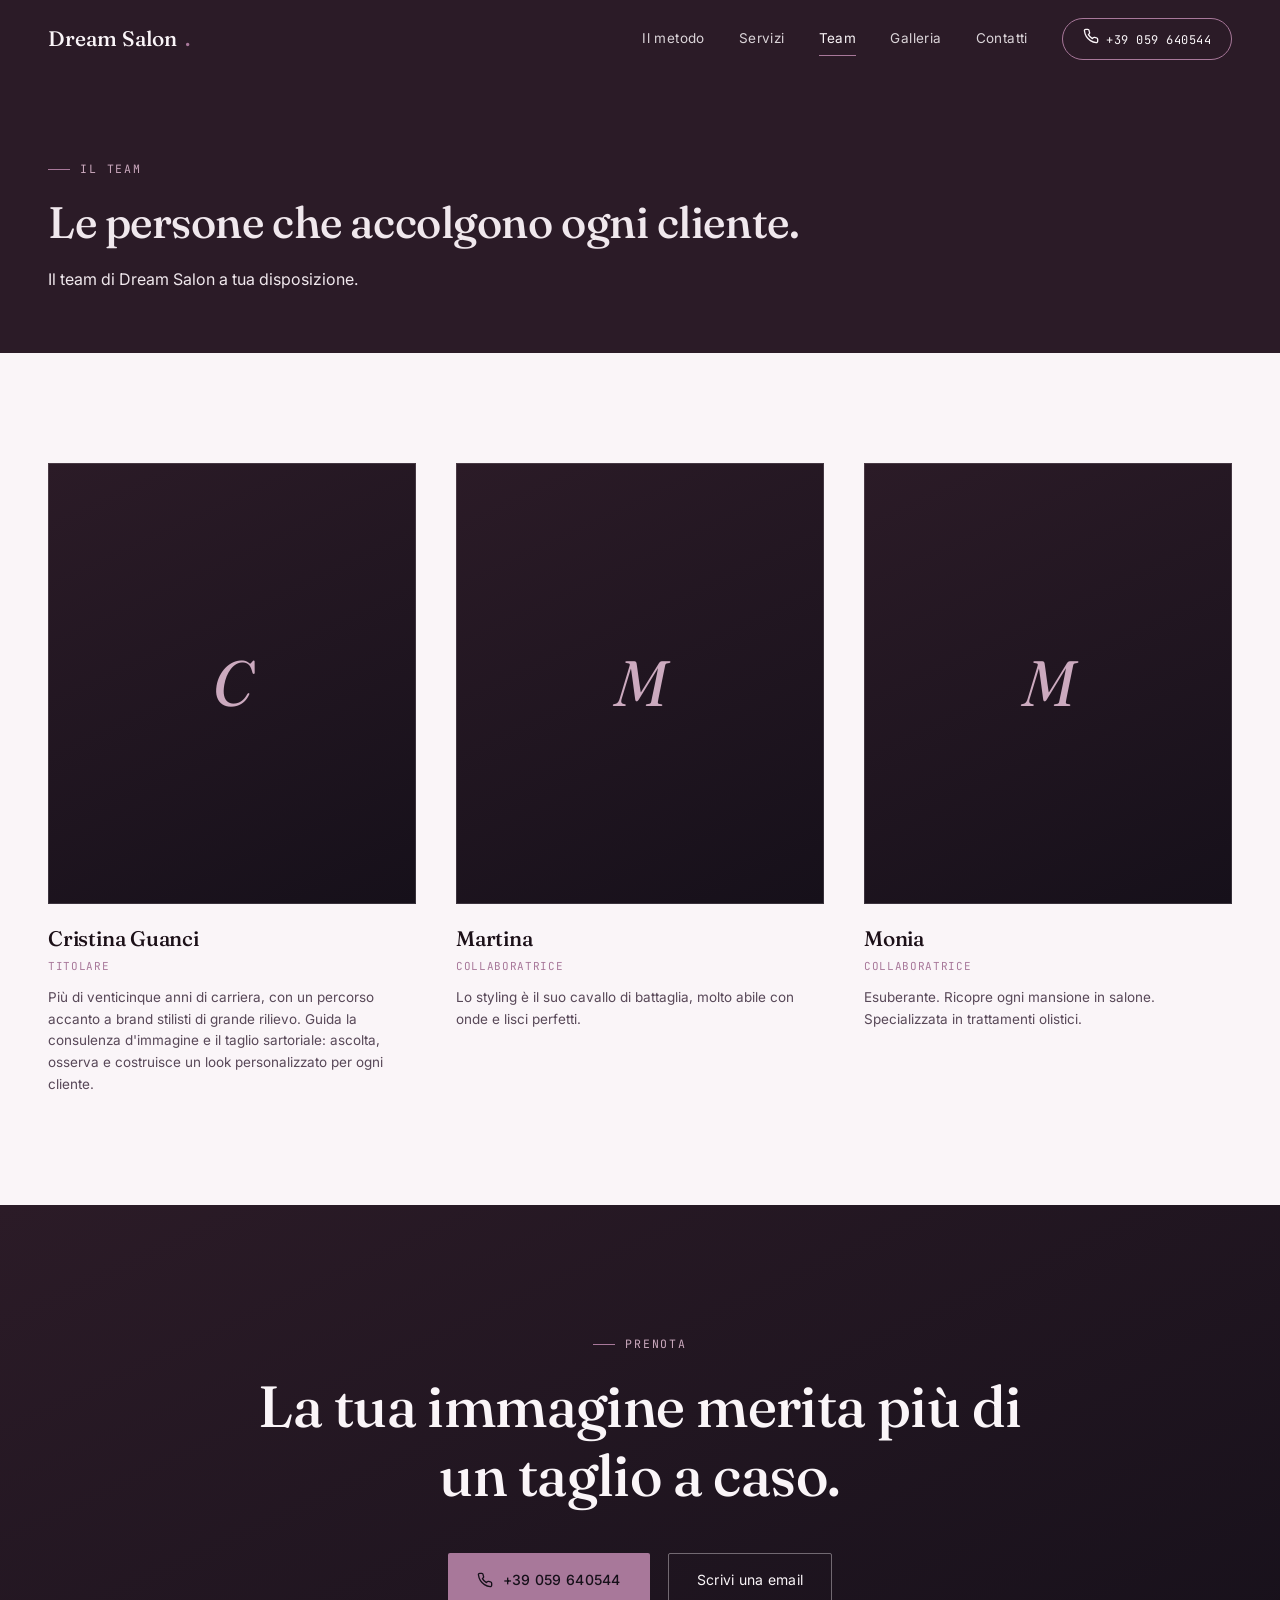
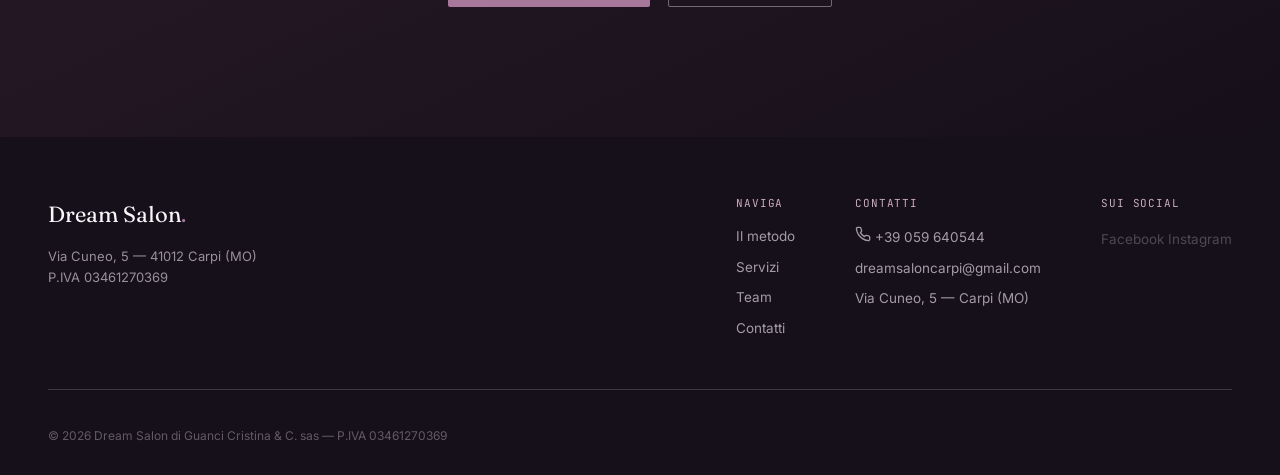
<file: team.html>
<!DOCTYPE html>
<html lang="it">
<head>
<meta charset="UTF-8">
<meta name="viewport" content="width=device-width, initial-scale=1.0">
<title>Team — Dream Salon Carpi</title>
<meta name="description" content="Il team di Dream Salon Carpi: Cristina Guanci e collaboratori. Esperienza, passione e professionalità al tuo servizio.">
<link rel="preconnect" href="https://fonts.googleapis.com">
<link rel="preconnect" href="https://fonts.gstatic.com" crossorigin>
<link href="https://fonts.googleapis.com/css2?family=Fraunces:ital,opsz,wght@0,9..144,300;0,9..144,400;0,9..144,500;0,9..144,600;1,9..144,400;1,9..144,500&family=Inter:wght@400;500;600&family=JetBrains+Mono:wght@400;500&display=swap" rel="stylesheet">
<link rel="stylesheet" href="style.css">
</head>
<body>

<!-- ============ NAV ============ -->
<header class="site-nav" id="siteNav">
  <div class="wrap">
    <a href="index.html" class="logo">Dream Salon<span class="logo-dot">.</span></a>
    <button class="nav-toggle" id="navToggle" aria-label="Apri menu" aria-expanded="false">
      <span></span><span></span><span></span>
    </button>
    <nav class="nav-links" id="navLinks">
      <a href="index.html#consulenza">Il metodo</a>
      <a href="servizi.html">Servizi</a>
      <a href="team.html">Team</a>
      <a href="galleria.html">Galleria</a>
      <a href="contatti.html">Contatti</a>
      <a href="tel:059640544" class="cta-pill" id="navPhone"><svg width="16" height="16" viewBox="0 0 24 24" fill="none" stroke="currentColor" stroke-width="2" stroke-linecap="round" stroke-linejoin="round" style="flex-shrink:0;"><path d="M22 16.92v3a2 2 0 0 1-2.18 2 19.79 19.79 0 0 1-8.63-3.07 19.5 19.5 0 0 1-6-6 19.79 19.79 0 0 1-3.07-8.67A2 2 0 0 1 4.11 2h3a2 2 0 0 1 2 1.72c.127.96.362 1.903.7 2.81a2 2 0 0 1-.45 2.11L8.09 9.91a16 16 0 0 0 6 6l1.27-1.27a2 2 0 0 1 2.11-.45c.907.338 1.85.573 2.81.7A2 2 0 0 1 22 16.92z"/></svg> 059 640544</a>
    </nav>
  </div>
</header>

<!-- ============ PAGE HEADER ============ -->
<section class="section section-dark" style="padding-top:160px; padding-bottom:60px;">
  <div class="wrap">
    <p class="eyebrow light">Il team</p>
    <h1 style="font-size:clamp(28px,3.6vw,44px);">Le persone che accolgono ogni cliente.</h1>
    <p class="lede" style="max-width:480px; margin-top:18px;">Il team di Dream Salon a tua disposizione.</p>
  </div>
</section>

<!-- ============ TEAM COMPLETO ============ -->
<section class="section" style="background:var(--paper);">
  <div class="wrap">
    <div class="team-grid" id="teamGrid">
      <div class="team-card reveal">
        <div class="avatar"><span>C</span></div>
        <h3>Cristina Guanci</h3>
        <span class="role">Titolare</span>
        <p class="bio">Più di venticinque anni di carriera, con un percorso accanto a brand stilisti di grande rilievo. Guida la consulenza d'immagine e il taglio sartoriale: ascolta, osserva e costruisce un look personalizzato per ogni cliente.</p>
      </div>
      <div class="team-card reveal">
        <div class="avatar"><span>M</span></div>
        <h3>Martina</h3>
        <span class="role">Collaboratrice</span>
        <p class="bio">Lo styling è il suo cavallo di battaglia, molto abile con onde e lisci perfetti.</p>
      </div>
      <div class="team-card reveal">
        <div class="avatar"><span>M</span></div>
        <h3>Monia</h3>
        <span class="role">Collaboratrice</span>
        <p class="bio">Esuberante. Ricopre ogni mansione in salone. Specializzata in trattamenti olistici.</p>
      </div>
    </div>
  </div>
</section>

<!-- ============ CTA FINALE ============ -->
<section class="final-cta">
  <div class="wrap">
    <p class="eyebrow">Prenota</p>
    <h2>La tua immagine merita più di un taglio a caso.</h2>
    <div class="btn-row">
      <a href="tel:059640544" class="btn btn-primary" id="finalCta"><span id="finalCtaText"><svg width="16" height="16" viewBox="0 0 24 24" fill="none" stroke="currentColor" stroke-width="2" stroke-linecap="round" stroke-linejoin="round" style="flex-shrink:0;"><path d="M22 16.92v3a2 2 0 0 1-2.18 2 19.79 19.79 0 0 1-8.63-3.07 19.5 19.5 0 0 1-6-6 19.79 19.79 0 0 1-3.07-8.67A2 2 0 0 1 4.11 2h3a2 2 0 0 1 2 1.72c.127.96.362 1.903.7 2.81a2 2 0 0 1-.45 2.11L8.09 9.91a16 16 0 0 0 6 6l1.27-1.27a2 2 0 0 1 2.11-.45c.907.338 1.85.573 2.81.7A2 2 0 0 1 22 16.92z"/></svg> Chiama 059 640544</span></a>
      <a href="mailto:dreamsaloncarpi@gmail.com" class="btn btn-outline">Scrivi una email</a>
      <span class="btn btn-outline" id="freshaLink" style="display:none; cursor:pointer;" onclick="if(this.dataset.href) window.location.href=this.dataset.href">Prenota su Fresha</span>
    </div>
  </div>
</section>

<!-- ============ FOOTER ============ -->
<footer>
  <div class="wrap">
    <div class="footer-top">
      <div>
        <div class="footer-logo">Dream Salon<span style="color:var(--brass);">.</span></div>
        <p style="max-width:260px; margin-top:14px; font-size:13px;">Via Cuneo, 5 — 41012 Carpi (MO)<br>P.IVA 03461270369</p>
      </div>
      <div class="footer-cols">
        <div class="footer-col">
          <h4>Naviga</h4>
          <a href="index.html#consulenza">Il metodo</a>
          <a href="servizi.html">Servizi</a>
          <a href="team.html">Team</a>
          <a href="contatti.html">Contatti</a>
        </div>
        <div class="footer-col">
          <h4>Contatti</h4>
          <a href="tel:059640544" id="footerPhone"><svg width="16" height="16" viewBox="0 0 24 24" fill="none" stroke="currentColor" stroke-width="2" stroke-linecap="round" stroke-linejoin="round" style="flex-shrink:0;"><path d="M22 16.92v3a2 2 0 0 1-2.18 2 19.79 19.79 0 0 1-8.63-3.07 19.5 19.5 0 0 1-6-6 19.79 19.79 0 0 1-3.07-8.67A2 2 0 0 1 4.11 2h3a2 2 0 0 1 2 1.72c.127.96.362 1.903.7 2.81a2 2 0 0 1-.45 2.11L8.09 9.91a16 16 0 0 0 6 6l1.27-1.27a2 2 0 0 1 2.11-.45c.907.338 1.85.573 2.81.7A2 2 0 0 1 22 16.92z"/></svg> 059 640544</a>
          <a href="mailto:dreamsaloncarpi@gmail.com">dreamsaloncarpi@gmail.com</a>
          <p>Via Cuneo, 5 — Carpi (MO)</p>
        </div>
        <div class="footer-col">
          <h4>Sui social</h4>
          <span class="social-link disabled" id="footerFacebook" aria-disabled="true">Facebook</span>
          <span class="social-link disabled" id="footerInstagram" aria-disabled="true">Instagram</span>
        </div>
      </div>
    </div>



    <div class="footer-bottom">
      <span>© 2026 Dream Salon di Guanci Cristina &amp; C. sas — P.IVA 03461270369</span>
    </div>
  </div>
</footer>

<script src="assets/data.js"></script>
<script src="site.js"></script>
</body>
</html>
</file>
<file: style.css>
:root{
    /* ——— Palette ispirata al bigliettino Dream Salon ——— */
    /* Rosa antico / mauve come colore dominante           */
    --forest:#2B1B27;         /* prugna scuro (ex verde foresta) */
    --forest-2:#3A2535;       /* prugna medio */
    --anthracite:#16101A;     /* quasi-nero caldo */
    --cream:#F0E8ED;          /* crema rosato */
    --paper:#FAF5F8;          /* bianco blush */
    --brass:#A8789A;          /* mauve / rosa antico — accento principale */
    --brass-light:#CCAABF;    /* mauve chiaro */
    --sage:#B89AAE;           /* mauve medio */
    --ink:#1C1018;            /* quasi-nero caldo */
    --ink-soft:#584858;       /* grigio mauve */
    --line:rgba(28,16,24,0.12);
    --line-light:rgba(240,232,237,0.18);
    --radius:2px;
    --maxw:1240px;
  }
  *{box-sizing:border-box;}
  html{scroll-behavior:smooth;}
  body{
    margin:0;
    background:var(--cream);
    color:var(--ink);
    font-family:'Inter',sans-serif;
    font-size:16px;
    line-height:1.6;
    -webkit-font-smoothing:antialiased;
  }
  h1,h2,h3,h4{
    font-family:'Fraunces',serif;
    font-weight:500;
    line-height:1.2;
    margin:0;
    letter-spacing:-0.01em;
  }
  p{margin:0;}
  a{color:inherit;text-decoration:none;}
  img{max-width:100%;display:block;}
  .wrap{max-width:var(--maxw);margin:0 auto;padding:0 28px;}
  .eyebrow{
    font-family:'JetBrains Mono',monospace;
    font-size:11.5px;
    letter-spacing:0.16em;
    text-transform:uppercase;
    color:var(--brass);
    display:flex;
    align-items:center;
    gap:10px;
    margin-bottom:18px;
  }
  .eyebrow::before{content:"";width:22px;height:1px;background:var(--brass);display:block;}
  .eyebrow.light{color:var(--brass-light);}
  section{position:relative;}
  ::selection{background:var(--brass);color:var(--paper);}
  :focus-visible{outline:2px solid var(--brass);outline-offset:3px;}

  /* reveal on scroll */
  .reveal{opacity:0;transform:translateY(18px);transition:opacity .7s ease, transform .7s ease;}
  .reveal.in{opacity:1;transform:translateY(0);}

  /* ---------- NAV ---------- */
  header.site-nav{
    position:fixed;top:0;left:0;right:0;z-index:100;
    padding:18px 0;
    transition:background .35s ease, padding .35s ease, box-shadow .35s ease;
  }
  header.site-nav .wrap{display:flex;align-items:center;justify-content:space-between;}
  header.site-nav.scrolled{
    background:rgba(240,232,237,0.93);
    backdrop-filter:blur(10px);
    padding:12px 0;
    box-shadow:0 1px 0 var(--line);
  }
  .logo{
    font-family:'Fraunces',serif;
    font-size:21px;
    font-weight:500;
    color:var(--paper);
    display:flex;align-items:baseline;gap:8px;
    transition:color .35s ease;
  }
  .logo .logo-dot{color:var(--brass);}
  header.site-nav.scrolled .logo{color:var(--ink);}
  .nav-links{display:flex;align-items:center;gap:34px;}
  .nav-links a{
    font-size:13.5px;
    letter-spacing:0.03em;
    color:var(--paper);
    opacity:.85;
    transition:opacity .35s ease, color .35s ease;
    position:relative;
    padding:4px 0;
  }
  .nav-links a.active{opacity:1;}
  .nav-links a.active::after{content:"";position:absolute;bottom:-2px;left:0;right:0;height:1px;background:var(--brass);}
  header.site-nav.scrolled .nav-links a{color:var(--ink);}
  .nav-links a:hover{opacity:1;}
  .nav-links a.cta-pill{
    opacity:1;
    padding:9px 20px;
    border:1px solid var(--brass);
    border-radius:30px;
    font-family:'JetBrains Mono',monospace;
    font-size:12px;
    letter-spacing:0.04em;
  }
  .nav-links a.cta-pill:hover{background:var(--brass);color:var(--anthracite);}
  .nav-toggle{display:none;background:none;border:0;cursor:pointer;padding:6px;}
  .nav-toggle span{display:block;width:22px;height:1.5px;background:var(--paper);margin:5px 0;transition:.3s;}
  header.site-nav.scrolled .nav-toggle span{background:var(--ink);}

  /* ---------- HERO ---------- */
  .hero{
    min-height:100svh;
    display:flex;
    align-items:flex-end;
    position:relative;
    background:var(--anthracite);
    /* Foto di sfondo: configurabile da Google Sheets → chiave inner_bg_url nel tab Settings */

    padding-top:120px;
  }
  .hero .wrap{padding-bottom:76px; width:100%;}
  .hero-inner{max-width:760px;}
  .hero h1{
    font-size:clamp(38px,6vw,68px);
    color:var(--paper);
    font-weight:500;
  }
  .hero h1 em{color:var(--brass-light);font-style:italic;font-weight:400;}
  .hero-sub{
    color:rgba(240,232,237,0.82);
    font-size:17px;
    max-width:520px;
    margin-top:22px;
    line-height:1.65;
  }
  .hero-meta{
    display:flex;gap:28px;flex-wrap:wrap;
    margin-top:34px;
    font-family:'JetBrains Mono',monospace;
    font-size:12px;
    color:var(--brass-light);
    letter-spacing:0.03em;
  }
  .hero-meta span{opacity:.9;}
  .hero-actions{display:flex;gap:16px;margin-top:38px;flex-wrap:wrap;}
  .btn{
    display:inline-flex;align-items:center;gap:10px;
    padding:15px 28px;
    font-size:14px;letter-spacing:0.02em;
    border-radius:2px;
    transition:all .25s ease;
    cursor:pointer;border:1px solid transparent;
  }
  .btn-primary{background:var(--brass);color:var(--anthracite);font-weight:500;}
  .btn-primary:hover{background:var(--brass-light);}
  .btn-outline{border-color:rgba(240,232,237,0.4);color:var(--paper);}
  .btn-outline:hover{border-color:var(--paper);background:rgba(240,232,237,0.08);}
  .btn-dark{border-color:var(--ink);color:var(--ink);}
  .btn-dark:hover{background:var(--ink);color:var(--paper);}

  .scroll-cue{
    position:absolute;right:28px;bottom:26px;
    writing-mode:vertical-rl;
    color:var(--brass-light);
    font-family:'JetBrains Mono',monospace;
    font-size:11px;letter-spacing:0.18em;
    display:flex;align-items:center;gap:10px;
    opacity:.75;
  }
  .scroll-cue::after{content:"";width:1px;height:40px;background:var(--brass-light);}

  /* ---------- SECTION generic ---------- */
  .section{padding:110px 0;}
  .section-tight{padding:80px 0;}
  .section-dark{background:var(--forest);color:var(--cream);}
  .section-dark h2, .section-dark h3{color:var(--paper);}
  .section-anthracite{background:var(--anthracite);color:var(--cream);}
  .section-anthracite h2, .section-anthracite h3{color:var(--paper);}

  .header-row{display:flex;justify-content:space-between;align-items:flex-end;gap:40px;margin-bottom:56px;flex-wrap:wrap;}
  .header-row h2{font-size:clamp(28px,3.6vw,44px);}
  .header-row .lede{max-width:360px;color:var(--ink-soft);font-size:15px;line-height:1.6;}
  .section-dark .header-row .lede, .section-anthracite .header-row .lede{color:rgba(240,232,237,0.72);}

  /* ---------- VALUE / CONSULENZA (signature) ---------- */
  .value-grid{
    display:grid;grid-template-columns:1fr 1fr;gap:70px;align-items:start;
  }
  .value-text p{color:var(--ink-soft);font-size:16px;margin-bottom:20px;max-width:460px;}
  .value-points{list-style:none;margin:34px 0 0;padding:0;display:grid;gap:16px;max-width:460px;}
  .value-points li{
    display:flex;gap:14px;align-items:flex-start;
    font-size:14.5px;color:var(--ink);
    padding-bottom:16px;border-bottom:1px solid var(--line);
  }
  .value-points li .num{
    font-family:'JetBrains Mono',monospace;color:var(--brass);font-size:12px;padding-top:2px;
  }

  /* consultation card - signature element */
  .consult-card{
    background:var(--paper);
    border:1px solid var(--line);
    box-shadow:0 30px 60px -30px rgba(28,16,24,0.25);
    padding:38px 34px 32px;
    position:relative;
    max-width:440px;
  }
  .consult-card::before{
    content:"";position:absolute;top:0;left:0;right:0;height:5px;
    background:linear-gradient(90deg,var(--brass),var(--sage));
  }
  .consult-card .card-eyebrow{
    font-family:'JetBrains Mono',monospace;font-size:11px;letter-spacing:.14em;
    color:var(--ink-soft);text-transform:uppercase;display:flex;justify-content:space-between;
    padding-bottom:16px;margin-bottom:22px;border-bottom:1px dashed var(--line);
  }
  .consult-row{display:flex;justify-content:space-between;align-items:center;padding:13px 0;border-bottom:1px solid var(--line);}
  .consult-row:last-of-type{border-bottom:none;}
  .consult-row .label{font-size:13.5px;color:var(--ink-soft);}
  .consult-row .val{font-family:'JetBrains Mono',monospace;font-size:12px;color:var(--forest);}
  .swatches{display:flex;gap:7px;}
  .swatch{width:16px;height:16px;border-radius:50%;border:1px solid rgba(0,0,0,0.08);}
  .consult-foot{margin-top:24px;padding-top:20px;border-top:1px dashed var(--line);font-size:12.5px;color:var(--ink-soft);font-style:italic;}
  .consult-foot b{color:var(--forest);font-style:normal;}

  /* ---------- SERVIZI ---------- */
  .services-grid{display:grid;grid-template-columns:repeat(3,1fr);gap:1px;background:var(--line);border:1px solid var(--line);}
  .service-card{background:var(--paper);padding:34px 30px;min-height:210px;display:flex;flex-direction:column;justify-content:space-between;transition:background .3s ease;}
  .service-card:hover{background:#fff;}
  .service-card .s-top{display:flex;justify-content:space-between;align-items:flex-start;}
  .service-card h3{font-size:21px;font-weight:500;max-width:200px;}
  .service-card .dur{font-family:'JetBrains Mono',monospace;font-size:11px;color:var(--brass);white-space:nowrap;padding-top:4px;}
  .service-card p{font-size:13.5px;color:var(--ink-soft);margin-top:16px;line-height:1.55;}
  .service-card .price-note{
    margin-top:18px;font-family:'JetBrains Mono',monospace;font-size:10.5px;letter-spacing:.05em;
    color:var(--sage);text-transform:uppercase;
  }
  .packages{margin-top:1px;display:grid;grid-template-columns:1fr 1fr;gap:1px;background:var(--line);border:1px solid var(--line);border-top:none;}
  .package-card{background:var(--forest);color:var(--cream);padding:30px;}
  .package-card .eyebrow{color:var(--brass-light);margin-bottom:12px;}
  .package-card h3{margin-bottom:10px;line-height:1.25;}
  .package-card p{font-size:14.5px;line-height:1.6;color:rgba(240,232,237,0.85);}
  .package-card .dur{font-family:'JetBrains Mono',monospace;font-size:12px;color:var(--brass-light);margin-top:14px;display:block;}

  /* ---------- EXPERTISE ---------- */
  .expertise-grid{display:grid;grid-template-columns:repeat(3,1fr);gap:48px;margin-top:10px;}
  .expertise-item{border-top:1px solid var(--line-light);padding-top:24px;}
  .expertise-item .exp-icon{width:38px;height:38px;margin-bottom:22px;}
  .expertise-item h3{font-size:19px;color:var(--paper);margin-bottom:12px;font-weight:500;}
  .expertise-item p{font-size:14px;color:rgba(240,232,237,0.68);line-height:1.65;}
  .brand-row{margin-top:70px;padding-top:40px;border-top:1px solid var(--line-light);display:flex;gap:48px;align-items:center;flex-wrap:wrap;}
  .brand-badge{font-family:'Fraunces',serif;font-style:italic;font-size:22px;color:var(--brass-light);letter-spacing:0.01em;}
  .brand-note{font-size:13px;color:rgba(240,232,237,0.55);max-width:280px;}

  /* ---------- GALLERY ---------- */
  .gallery-grid{
    display:grid;
    grid-template-columns:1.3fr 1fr 1fr;
    grid-template-rows:280px 280px;
    gap:14px;
  }
  .g-item{position:relative;overflow:hidden;background:#ded3db;}
  .g-item img{width:100%;height:100%;object-fit:cover;transition:transform .6s ease;}
  .g-item:hover img{transform:scale(1.05);}
  .g-item.tall{grid-row:span 2;}
  .g-item .g-tag{
    position:absolute;left:16px;bottom:16px;
    font-family:'JetBrains Mono',monospace;font-size:10.5px;letter-spacing:.08em;text-transform:uppercase;
    color:var(--paper);background:rgba(22,16,26,0.55);padding:6px 10px;backdrop-filter:blur(4px);
  }
  .g-placeholder{
    display:flex;flex-direction:column;align-items:center;justify-content:center;gap:10px;
    background:repeating-linear-gradient(135deg, var(--paper), var(--paper) 10px, #EDE3E8 10px, #EDE3E8 20px);
    border:1px dashed var(--line);color:var(--ink-soft);text-align:center;padding:20px;
  }
  .g-placeholder .g-icon{font-size:22px;color:var(--brass);}
  .g-placeholder span{font-family:'JetBrains Mono',monospace;font-size:11px;letter-spacing:.05em;text-transform:uppercase;}

  /* ---------- TEAM ---------- */
  .team-grid{display:grid;grid-template-columns:repeat(3,1fr);gap:40px;}
  .team-card{}
  .avatar{
    width:100%;aspect-ratio:3/3.6;
    background:linear-gradient(155deg,var(--forest),var(--anthracite));
    display:flex;align-items:center;justify-content:center;
    margin-bottom:22px;position:relative;overflow:hidden;
  }
  .avatar span{font-family:'Fraunces',serif;font-size:64px;color:var(--brass-light);font-style:italic;}
  .avatar::after{content:"";position:absolute;inset:0;border:1px solid rgba(240,232,237,0.15);}
  .team-card h3{font-size:21px;margin-bottom:6px;line-height:1.2;}
  .team-card .role{display:block;font-family:'JetBrains Mono',monospace;font-size:11px;color:var(--brass);text-transform:uppercase;letter-spacing:.06em;margin-top:2px;}
  .team-card p.bio{font-size:13.5px;color:var(--ink-soft);margin-top:12px;line-height:1.6;}
  .tbc{font-size:11px;color:var(--sage);font-family:'JetBrains Mono',monospace;margin-top:8px;display:inline-block;}

  /* ---------- SOCIAL PROOF ---------- */
  .proof-wrap{display:grid;grid-template-columns:0.85fr 1.15fr;gap:70px;align-items:center;}
  .rating-big{display:flex;align-items:flex-end;gap:18px;}
  .rating-big .num{font-family:'Fraunces',serif;font-size:96px;line-height:1.0;font-weight:500;}
  .rating-big .stars{color:var(--brass);font-size:20px;letter-spacing:3px;margin-bottom:10px;}
  .rating-big .count{font-size:13.5px;color:var(--ink-soft);margin-bottom:14px;}
  .rating-source{font-family:'JetBrains Mono',monospace;font-size:11px;color:var(--sage);letter-spacing:.06em;text-transform:uppercase;margin-top:18px;}
  .bars{margin-top:30px;display:grid;gap:10px;max-width:320px;}
  .bar-row{display:grid;grid-template-columns:20px 1fr 30px;gap:10px;align-items:center;font-size:12px;font-family:'JetBrains Mono',monospace;color:var(--ink-soft);}
  .bar-track{height:6px;background:var(--line);position:relative;overflow:hidden;}
  .bar-fill{position:absolute;left:0;top:0;bottom:0;background:var(--brass);}
  .breakdown-grid{display:grid;grid-template-columns:repeat(2,1fr);gap:1px;background:var(--line);border:1px solid var(--line);}
  .bd-card{background:var(--paper);padding:24px 26px;}
  .bd-card .bd-score{font-family:'Fraunces',serif;font-size:30px;color:var(--forest);}
  .bd-card .bd-label{font-size:12.5px;color:var(--ink-soft);margin-top:4px;}
  .theme-tags{display:flex;flex-wrap:wrap;gap:10px;margin-top:30px;}
  .theme-tags span{
    font-family:'JetBrains Mono',monospace;font-size:11px;letter-spacing:.03em;
    border:1px solid var(--line);padding:8px 14px;color:var(--ink-soft);
  }

  /* ---------- CONTACT ---------- */
  .contact-grid{display:grid;grid-template-columns:1fr 1fr;gap:1px;background:var(--line-light);border:1px solid var(--line-light);}
  .contact-info,.contact-hours{background:var(--anthracite);padding:52px 44px;}
  .contact-info .cinfo-item{padding:20px 0;border-bottom:1px solid var(--line-light);}
  .contact-info .cinfo-item:first-of-type{padding-top:0;}
  .contact-info .cinfo-item .k{font-family:'JetBrains Mono',monospace;font-size:10.5px;color:var(--brass-light);text-transform:uppercase;letter-spacing:.08em;margin-bottom:8px;display:block;}
  .contact-info .cinfo-item .v{font-size:17px;color:var(--paper);}
  .contact-info .cinfo-item a.v:hover{color:var(--brass-light);}
  .hours-table{width:100%;border-collapse:collapse;margin-top:6px;}
  .hours-table td{padding:11px 0;border-bottom:1px solid var(--line-light);font-size:14px;color:rgba(240,232,237,0.85);}
  .hours-table td:first-child{color:var(--paper);font-weight:500;width:40%;}
  .hours-table .flag{
    font-family:'JetBrains Mono',monospace;font-size:9.5px;color:var(--forest);
    background:var(--brass-light);padding:2px 7px;margin-left:8px;letter-spacing:.03em;
  }
  .hours-table .closed{color:rgba(240,232,237,0.4);}
  .map-embed{width:100%;height:340px;border:0;filter:grayscale(0.3) contrast(1.05);}

  /* ---------- FINAL CTA ---------- */
  .final-cta{
    background:linear-gradient(155deg,var(--forest) 0%, var(--anthracite) 100%);
    color:var(--paper);text-align:center;padding:130px 0;
  }
  .final-cta .eyebrow{justify-content:center;color:var(--brass-light);}
  .final-cta h2{font-size:clamp(32px,5vw,58px);max-width:820px;margin:0 auto;}
  .final-cta .btn-row{display:flex;gap:18px;justify-content:center;margin-top:42px;flex-wrap:wrap;}

  /* ---------- FOOTER ---------- */
  footer{background:var(--anthracite);color:rgba(240,232,237,0.6);padding:60px 0 30px;}
  .footer-top{display:flex;justify-content:space-between;gap:40px;flex-wrap:wrap;padding-bottom:40px;border-bottom:1px solid var(--line-light);}
  .footer-logo{font-family:'Fraunces',serif;font-size:22px;color:var(--paper);}
  .footer-cols{display:flex;gap:60px;flex-wrap:wrap;}
  .footer-col h4{font-family:'JetBrains Mono',monospace;font-size:11px;color:var(--brass-light);text-transform:uppercase;letter-spacing:.08em;margin-bottom:16px;font-weight:400;}
  .footer-col a,.footer-col p{display:block;font-size:13.5px;margin-bottom:9px;color:rgba(240,232,237,0.65);}
  .footer-col a:hover{color:var(--paper);}
  .confirm-box{margin-top:40px;padding:26px 28px;border:1px dashed rgba(204,170,191,0.4);}
  .confirm-box .cb-title{font-family:'JetBrains Mono',monospace;font-size:11px;color:var(--brass-light);text-transform:uppercase;letter-spacing:.08em;margin-bottom:14px;}
  .confirm-box ul{margin:0;padding:0 0 0 18px;columns:2;column-gap:40px;font-size:12.5px;line-height:2;color:rgba(240,232,237,0.55);}
  .footer-bottom{margin-top:36px;font-size:12px;color:rgba(240,232,237,0.35);display:flex;justify-content:space-between;flex-wrap:wrap;gap:10px;}

  /* ---------- SOCIAL LINK ---------- */
  .social-link {
    display: inline-flex;
    align-items: center;
    gap: 8px;
    font-size: 13.5px;
    color: rgba(240,232,237,0.65);
    transition: color .35s ease;
    text-decoration: none;
  }
  .social-link:hover { color: var(--paper); }
  .social-link.disabled {
    opacity: 0.4;
    pointer-events: none;
    cursor: not-allowed;
  }
  .btn svg {
    width: 16px;
    height: 16px;
    flex-shrink: 0;
  }

  /* ---------- RESPONSIVE ---------- */
  @media (max-width: 980px){
    .value-grid{grid-template-columns:1fr;gap:50px;}
    .services-grid{grid-template-columns:1fr 1fr;}
    .packages{grid-template-columns:1fr;}
    .expertise-grid{grid-template-columns:1fr;gap:36px;}
    .gallery-grid{grid-template-columns:1fr 1fr;grid-template-rows:220px 220px 220px;}
    .g-item.tall{grid-row:span 1;}
    .team-grid{grid-template-columns:1fr 1fr;}
    .proof-wrap{grid-template-columns:1fr;gap:40px;}
    .contact-grid{grid-template-columns:1fr;}
    .breakdown-grid{grid-template-columns:1fr 1fr;}
  }
  @media (max-width: 640px){
    .wrap{padding:0 20px;}
    .nav-links{
      position:fixed;top:0;right:0;height:100svh;width:min(78vw,320px);
      background:var(--forest);flex-direction:column;justify-content:center;align-items:flex-start;
      gap:26px;padding:40px;transform:translateX(100%);transition:transform .4s ease;
    }
    .nav-links.open{transform:translateX(0);}
    .nav-links a{color:var(--paper) !important;font-size:16px;}
    .nav-toggle{display:block;z-index:110;}
    .nav-toggle span{background:var(--paper) !important;}
    header.site-nav.scrolled .nav-toggle span{background:var(--ink) !important;}
    .hero{padding-top:100px;}
    .hero-meta{gap:16px;flex-wrap:wrap;}
    .hero h1{font-size:clamp(32px,9vw,52px);}
    .hero-sub{font-size:15px;}
    .header-row{margin-bottom:36px;flex-direction:column;align-items:flex-start;gap:16px;}
    .header-row .lede{max-width:100%;}
    .services-grid{grid-template-columns:1fr;}
    .expertise-grid{gap:30px;}
    .gallery-grid{grid-template-columns:1fr;grid-template-rows:auto;}
    .team-grid{grid-template-columns:1fr;max-width:280px;margin:0 auto;}
    .rating-big .num{font-size:72px;}
    .breakdown-grid{grid-template-columns:1fr;}
    .contact-info,.contact-hours{padding:38px 26px;}
    .confirm-box ul{columns:1;}
    .footer-top{flex-direction:column;gap:30px;}
    .section{padding:64px 0;}
    .section-tight{padding:48px 0;}
    .final-cta{padding:80px 0;}
    .value-grid{gap:36px;}
    .value-text p{font-size:15px;}
    .consult-card{padding:28px 20px 24px;}
  }

  /* ---------- SKELETON ---------- */
  .skeleton {
    background: linear-gradient(90deg, var(--line) 25%, rgba(28,16,24,0.18) 50%, var(--line) 75%);
    background-size: 200% 100%;
    animation: shimmer 1.5s ease-in-out infinite;
    border-radius: 2px;
  }
  @keyframes shimmer {
    0% { background-position: 200% 0; }
    100% { background-position: -200% 0; }
  }
  .skeleton-title { height: clamp(28px, 3.6vw, 44px); max-width: 400px; }
  .skeleton-text { height: 16px; max-width: 300px; }
  .skeleton-card { height: 210px; }
  .skeleton-avatar { width: 100%; aspect-ratio: 3/3.6; }
  .skeleton-meta { height: 16px; max-width: 200px; }
  .skeleton-eyebrow { height: 12px; width: 120px; }

  /* ---------- PRICE ---------- */
  .price-value {
    font-family: 'JetBrains Mono', monospace;
    font-size: 11px;
    letter-spacing: .04em;
    color: var(--forest);
    text-transform: uppercase;
    font-weight: 500;
  }
</file>
